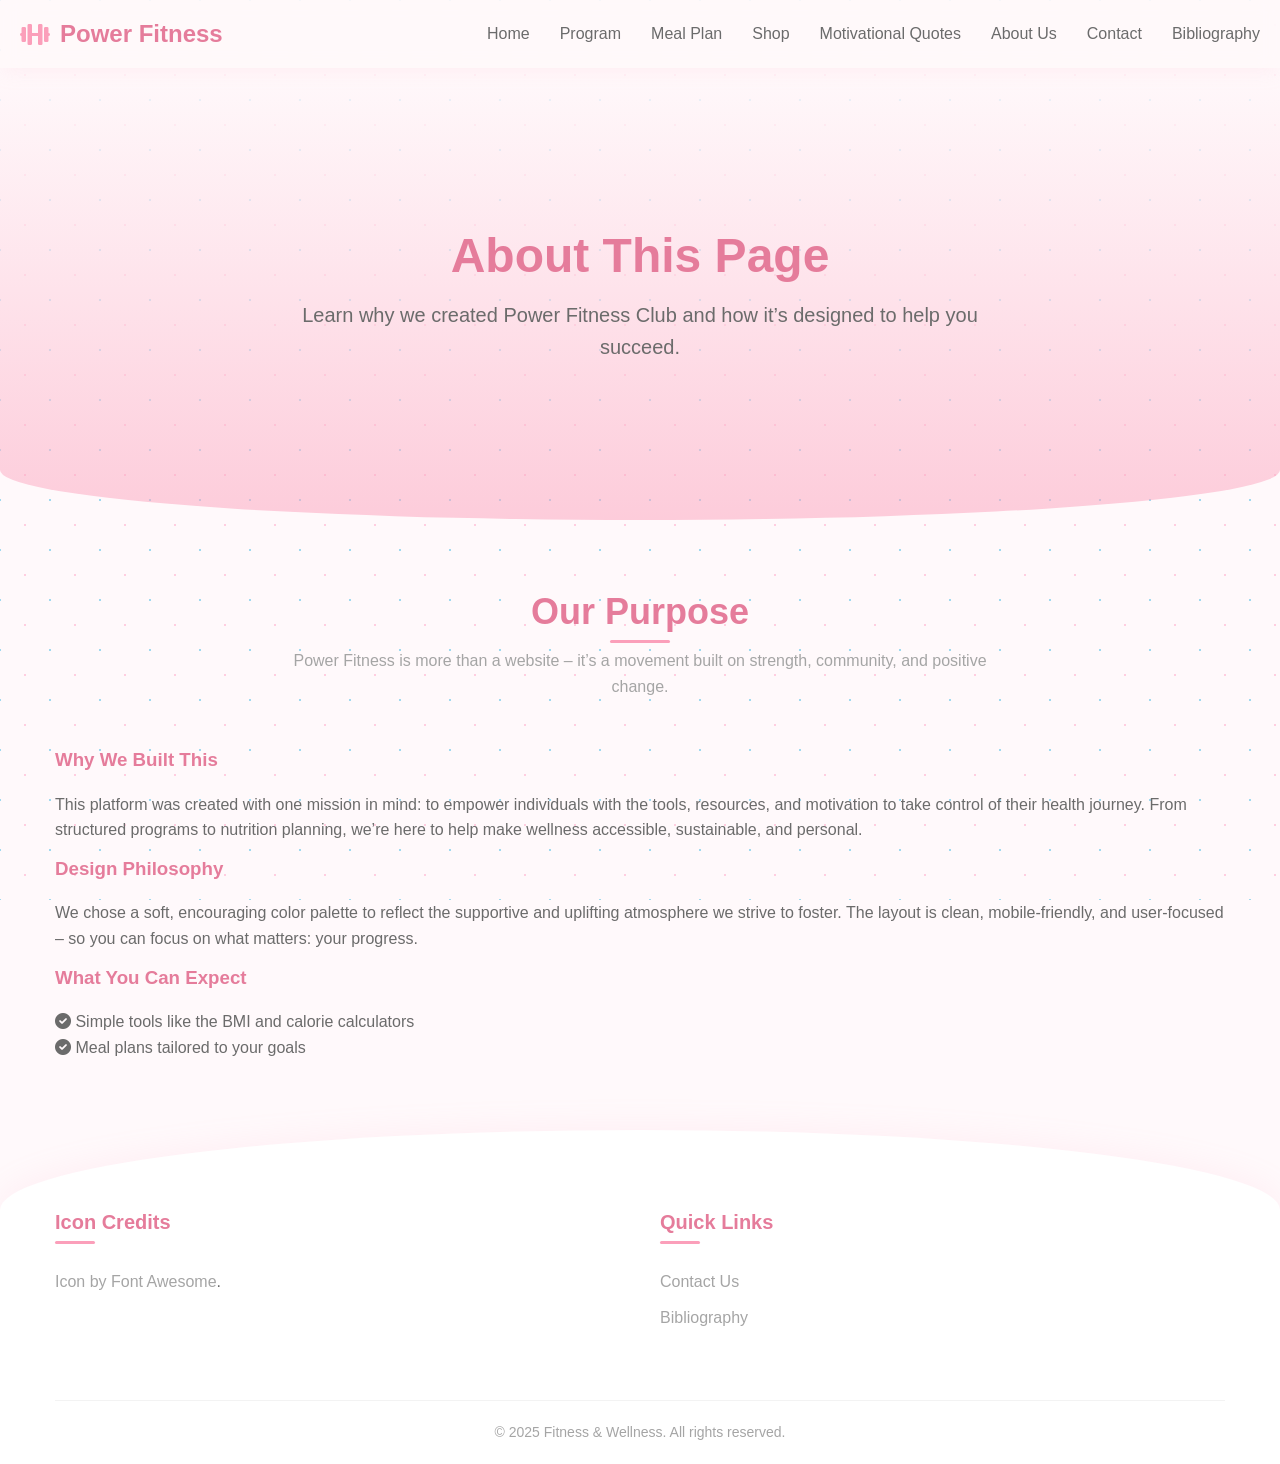
<file: aboutPage.html>
<!DOCTYPE html>
<html lang="en">
<head>
  <meta charset="UTF-8" />
  <meta name="viewport" content="width=device-width, initial-scale=1.0"/>
  <title>About This Site - Power Fitness</title>
  <link rel="stylesheet" href="styles.css" />
  <link rel="stylesheet" href="https://cdnjs.cloudflare.com/ajax/libs/font-awesome/6.0.0/css/all.min.css">
</head>
<body>
  <div id="page">
    <!-- Header -->
    <header id="masthead">
      <nav>
        <div class="nav-menu">
          <div class="logo">
            <i class="fas fa-dumbbell"></i>
            <a href="index.html" class="logo">Power Fitness</a>
          </div>
          <input type="checkbox" id="menu-toggle" class="menu-toggle">
          <label for="menu-toggle" class="menu-icon">
              <span class="bar"></span>
              <span class="bar"></span>
              <span class="bar"></span>
          </label>
          <nav>
            <ul>
              <li><a href="index.html">Home</a></li>
              <li><a href="program.html">Program</a></li>
              <li><a href="mealPlan.html">Meal Plan</a></li>
              <li><a href="shooping.html">Shop</a></li>
              <li><a href="motivation.html">Motivational Quotes</a></li>
              <li><a href="aboutUs.html">About Us</a></li>
              <li><a href="Contact.html">Contact</a></li>
              <li><a href="bibliography.html">Bibliography</a></li>
            </ul>
          </nav>              
        </div>
      </nav>
    </header>

  <!-- Page Banner -->
  <section class="page-banner">
    <div>
      <h1>About This Page</h1>
      <p>Learn why we created Power Fitness Club and how it’s designed to help you succeed.</p>
    </div>
  </section>

  <!-- About Page Content -->
  <section class="section-padding about-page">
    <div class="container">
      <div class="section-header">
        <h2>Our Purpose</h2>
        <p>Power Fitness is more than a website – it’s a movement built on strength, community, and positive change.</p>
      </div>

      <div class="about-page-content">
        <div class="about-block fade-in">
          <h3>Why We Built This</h3>
          <p>
            This platform was created with one mission in mind: to empower individuals with the tools, resources, and motivation to take control of their health journey. From structured programs to nutrition planning, we’re here to help make wellness accessible, sustainable, and personal.
          </p>
        </div>

        <div class="about-block fade-in">
          <h3>Design Philosophy</h3>
          <p>
            We chose a soft, encouraging color palette to reflect the supportive and uplifting atmosphere we strive to foster. The layout is clean, mobile-friendly, and user-focused – so you can focus on what matters: your progress.
          </p>
        </div>

        <div class="about-block fade-in">
          <h3>What You Can Expect</h3>
          <ul>
            <li><i class="fas fa-check-circle"></i> Simple tools like the BMI and calorie calculators</li>
            <li><i class="fas fa-check-circle"></i> Meal plans tailored to your goals</li>
          </ul>
        </div>
      </div>
    </div>
  </section>

  <!-- Footer -->
  <footer>
    <div class="container">
      <div class="footer-container">          
        <div class="footer-col footer-links">
          <h3>Icon Credits</h3>
          <ul>
            <li><a href="https://fontawesome.com" target="_blank" rel="noopener">Icon by Font Awesome</a>.</li>
          </ul>
        </div>
        <div class="footer-col footer-links">
          <h3>Quick Links</h3>
          <ul>
            <li><a href="contact.html">Contact Us</a></li>
            <li><a href="bibliography.html">Bibliography</a></li>
          </ul>
        </div>
      </div>
      
      <div class="footer-bottom">
        <p>&copy; 2025 Fitness & Wellness. All rights reserved.</p>
      </div>
    </div>
  </footer>

  <script src="script.js"></script>
</body>
</html>
</file>
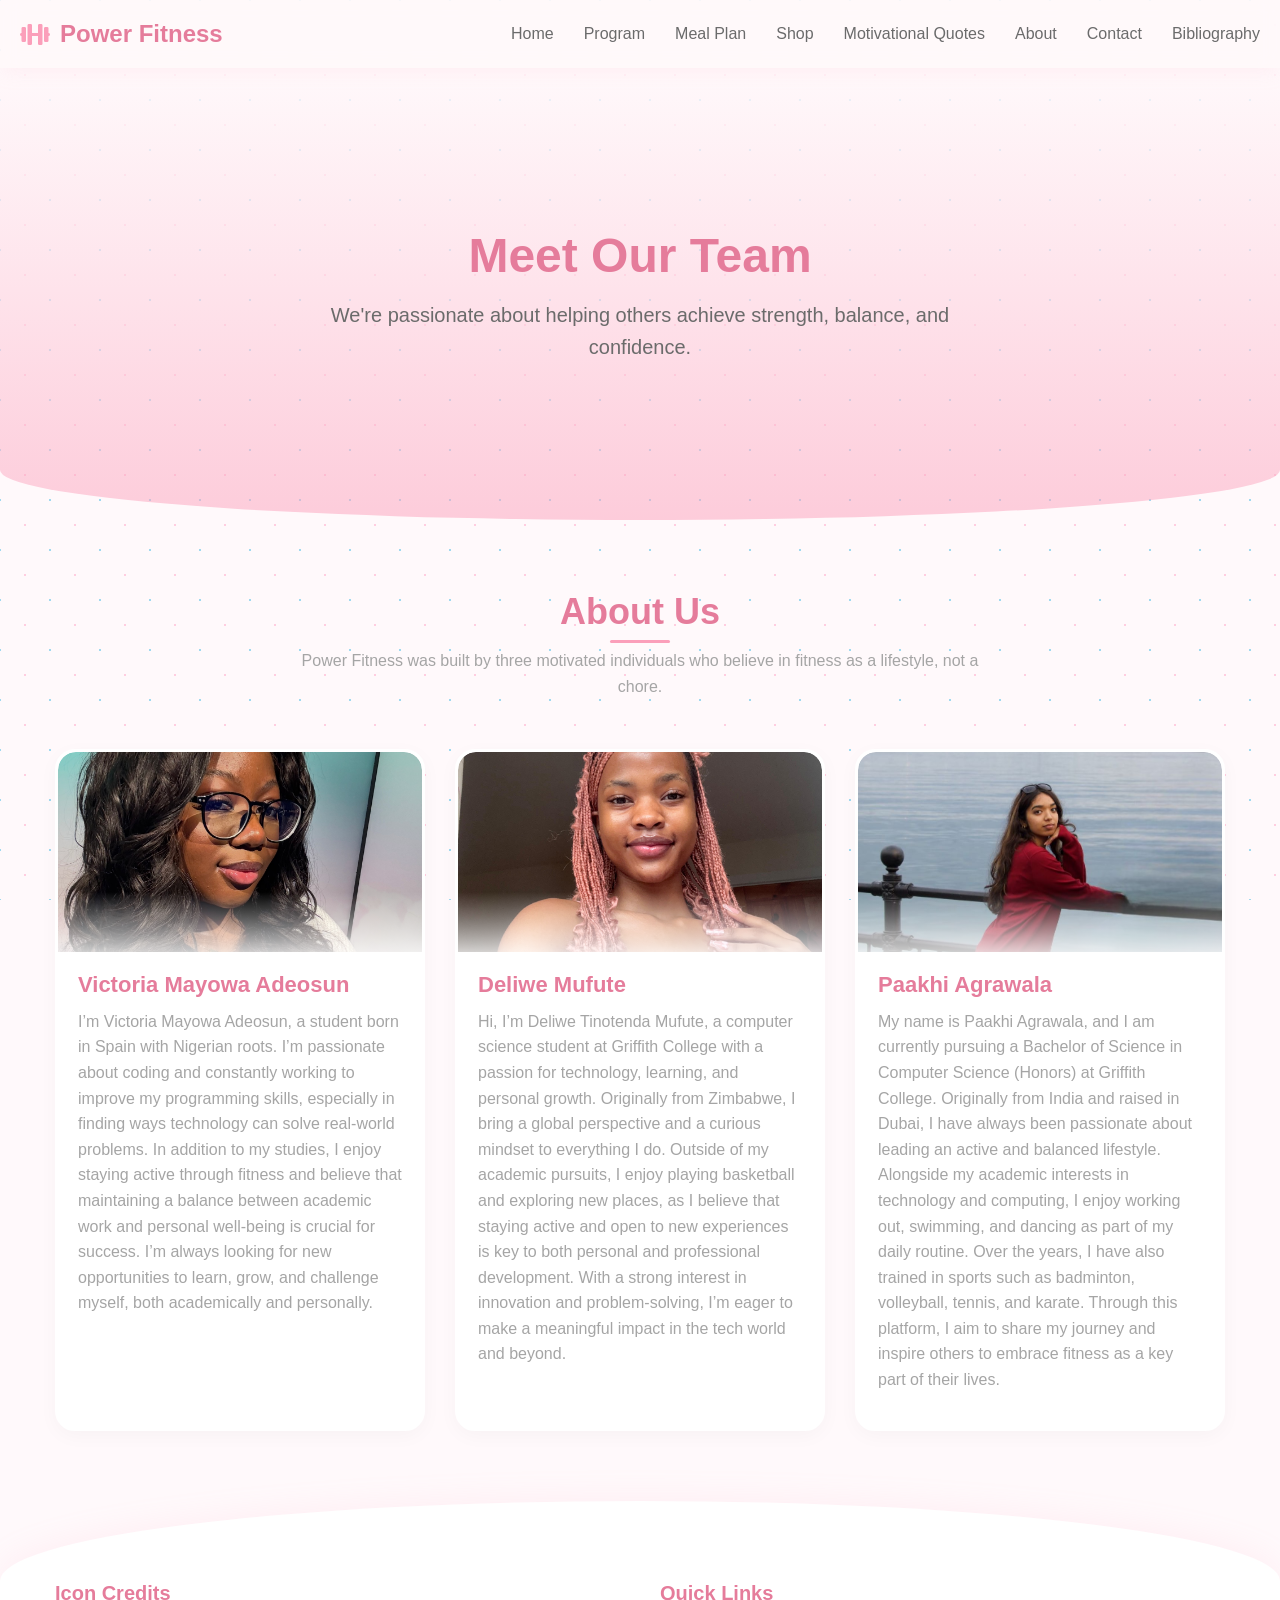
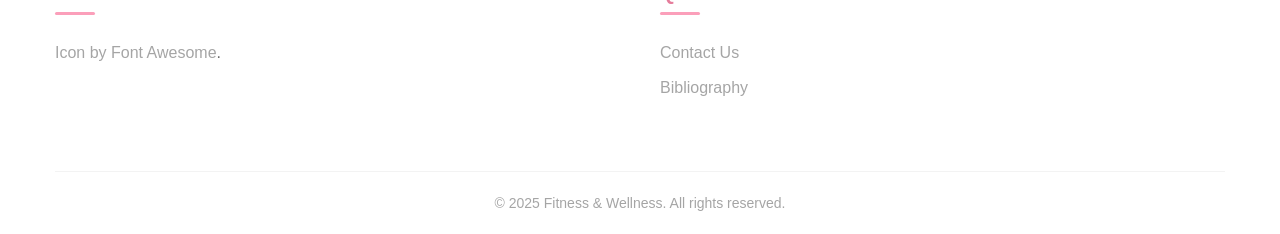
<file: aboutUs.html>
<!DOCTYPE html>
<html lang="en">
<head>
  <meta charset="UTF-8" />
  <meta name="viewport" content="width=device-width, initial-scale=1.0"/>
  <title>About Us - Power Fitness</title>
  <link rel="stylesheet" href="styles.css" />
  <link rel="stylesheet" href="https://cdnjs.cloudflare.com/ajax/libs/font-awesome/6.0.0/css/all.min.css">
</head>
<body>
  <div id="page">
    <!-- Header -->
    <header id="masthead">
      <nav>
        <div class="nav-menu">
          <div class="logo">
            <i class="fas fa-dumbbell"></i>
            <a href="index.html" class="logo">Power Fitness</a>
          </div>
          <input type="checkbox" id="menu-toggle" class="menu-toggle">
          <label for="menu-toggle" class="menu-icon">
              <span class="bar"></span>
              <span class="bar"></span>
              <span class="bar"></span>
          </label>
          <nav>
            <ul>
              <li><a href="index.html">Home</a></li>
              <li><a href="program.html">Program</a></li>
              <li><a href="mealPlan.html">Meal Plan</a></li>
              <li><a href="shooping.html">Shop</a></li>
              <li><a href="motivation.html">Motivational Quotes</a></li>
              <li><a href="aboutPage.html">About</a></li>
              <li><a href="Contact.html">Contact</a></li>
              <li><a href="bibliography.html">Bibliography</a></li>
            </ul>
          </nav>              
        </div>
      </nav>
    </header>

  <!-- Page Banner -->
  <section class="page-banner">
    <div>
      <h1>Meet Our Team</h1>
      <p>We're passionate about helping others achieve strength, balance, and confidence.</p>
    </div>
  </section>

  <!-- About Section -->
  <section class="section-padding">
    <div class="container">
      <div class="section-header">
        <h2>About Us</h2>
        <p>Power Fitness was built by three motivated individuals who believe in fitness as a lifestyle, not a chore.</p>
      </div>
      <div class="card-container">
        <!-- Person 1 -->
        <div class="card fade-in-up">
            <div class="card-img">
              <img src="images/vicky.png" alt="Team Member 1">
            </div>
            <div class="card-content">
              <h3>Victoria Mayowa Adeosun</h3>
              <p> I’m Victoria Mayowa Adeosun, a student born in Spain with Nigerian roots. I’m passionate about coding and constantly working to improve my programming skills, especially in finding ways technology can solve real-world problems. In addition to my studies, I enjoy staying active through fitness and believe that maintaining a balance between academic work and personal well-being is crucial for success. I’m always looking for new opportunities to learn, grow, and challenge myself, both academically and personally.
            </p>
            </div>
          </div>

        <!-- Person 2 -->
        <div class="card fade-in-up">
          <div class="card-img">
            <img src="images/deliwe.png" alt="Team Member 2">
          </div>
          <div class="card-content">
            <h3>Deliwe Mufute</h3>
            <p>Hi, I’m Deliwe Tinotenda Mufute, a computer science student at Griffith College with a passion for technology, learning, and personal growth. Originally from Zimbabwe, I bring a global perspective and a curious mindset to everything I do. Outside of my academic pursuits, I enjoy playing basketball and exploring new places, as I believe that staying active and open to new experiences is key to both personal and professional development. With a strong interest in innovation and problem-solving, I’m eager to make a meaningful impact in the tech world and beyond.</p>
          </div>
        </div>

        <!-- Person 3 -->
        <div class="card fade-in-up">
          <div class="card-img">
            <img src="images/paakhi.jpeg" alt="Team Member 3">
          </div>
          <div class="card-content">
            <h3>Paakhi Agrawala</h3>
            <p>My name is Paakhi Agrawala, and I am currently pursuing a Bachelor of Science in Computer Science (Honors) at Griffith College. Originally from India and raised in Dubai, I have always been passionate about leading an active and balanced lifestyle. Alongside my academic interests in technology and computing, I enjoy working out, swimming, and dancing as part of my daily routine. Over the years, I have also trained in sports such as badminton, volleyball, tennis, and karate. Through this platform, I aim to share my journey and inspire others to embrace fitness as a key part of their lives.</p>
          </div>
        </div>
      </div>
    </div>
  </section>

  <!-- Footer -->
  <footer>
    <div class="container">
      <div class="footer-container">          
        <div class="footer-col footer-links">
          <h3>Icon Credits</h3>
          <ul>
            <li><a href="https://fontawesome.com" target="_blank" rel="noopener">Icon by Font Awesome</a>.</li>
          </ul>
        </div>
        <div class="footer-col footer-links">
          <h3>Quick Links</h3>
          <ul>
            <li><a href="contact.html">Contact Us</a></li>
            <li><a href="bibliography.html">Bibliography</a></li>
          </ul>
        </div>
      </div>
      
      <div class="footer-bottom">
        <p>&copy; 2025 Fitness & Wellness. All rights reserved.</p>
      </div>
    </div>
  </footer>

  <script src="script.js"></script>
</body>
</html>
</file>
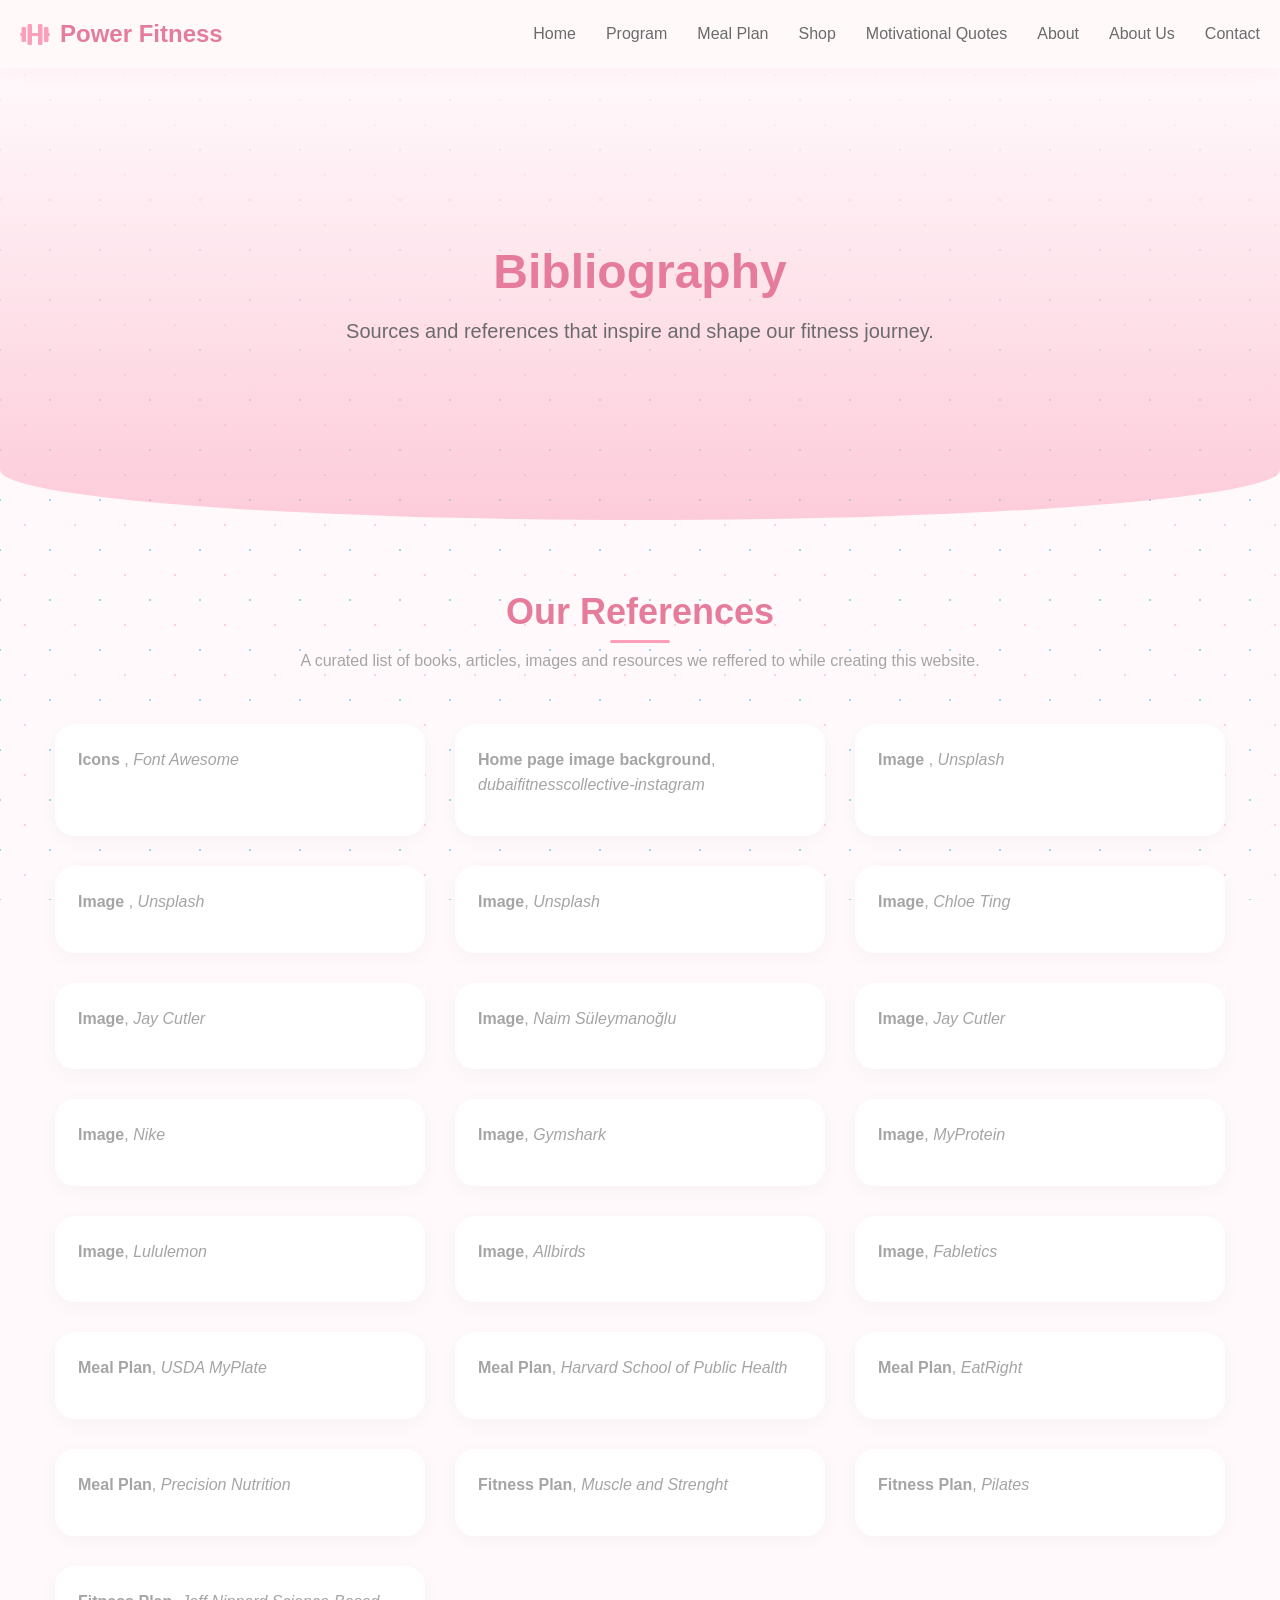
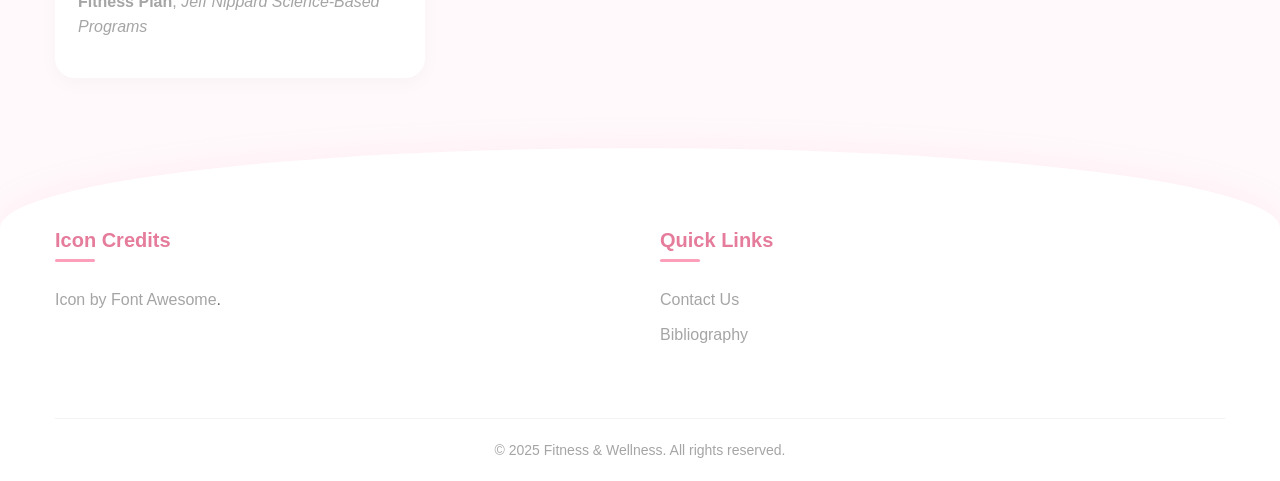
<file: bibliography.html>
<!DOCTYPE html>
<html lang="en">
<head>
  <meta charset="UTF-8">
  <meta name="viewport" content="width=device-width, initial-scale=1.0">
  <title>Bibliography - Power Fitness Club</title>
  <link rel="stylesheet" href="styles.css">
  <link rel="stylesheet" href="https://cdnjs.cloudflare.com/ajax/libs/font-awesome/6.0.0/css/all.min.css">
</head>
<body>
  <div id="page">
    <!-- Header -->
    <header id="masthead">
      <nav>
        <div class="nav-menu">
          <div class="logo">
            <i class="fas fa-dumbbell"></i>
            <a href="index.html" class="logo">Power Fitness</a>
          </div>
          <input type="checkbox" id="menu-toggle" class="menu-toggle">
          <label for="menu-toggle" class="menu-icon">
              <span class="bar"></span>
              <span class="bar"></span>
              <span class="bar"></span>
          </label>
          <nav>
            <ul>
              <li><a href="index.html">Home</a></li>
              <li><a href="program.html">Program</a></li>
              <li><a href="mealPlan.html">Meal Plan</a></li>
              <li><a href="shooping.html">Shop</a></li>
              <li><a href="motivation.html">Motivational Quotes</a></li>
              <li><a href="aboutPage.html">About</a></li>
              <li><a href="aboutUs.html">About Us</a></li>
              <li><a href="Contact.html">Contact</a></li>
            </ul>
          </nav>              
        </div>
      </nav>
    </header>

  <!-- Page Banner -->
  <section class="page-banner">
    <div>
      <h1>Bibliography</h1>
      <p>Sources and references that inspire and shape our fitness journey.</p>
    </div>
  </section>

  <!-- Bibliography Section -->
  <section class="section-padding">
    <div class="container">
      <div class="section-header">
        <h2>Our References</h2>
        <p>A curated list of books, articles, images and resources we reffered to while creating this website.</p>
      </div>
      <div class="card-container">
        <div class="card fade-in-up">
          <div class="card-content">
            <p><a href="https://fontawesome.com" target="_blank"><strong>Icons </strong>, <em>Font Awesome</em></a></p>
          </div>
        </div>
        <div class="card fade-in-up">
          <div class="card-content">
            <p><a href="https://www.instagram.com/p/Cw0WU5kRAUS/" target="_blank"><strong>Home page image background</strong>, <em>dubaifitnesscollective-instagram</em></a></p>
          </div>
        </div>
        <div class="card fade-in-up">
          <div class="card-content">
            <p><a href="https://www.instagram.com/p/Cw0WU5kRAUS/?utm_source=ig_web_copy_link" target="_blank"><strong>Image </strong>, <em>Unsplash</em></a></p>
          </div>
        </div>
        <div class="card fade-in-up">
          <div class="card-content">
            <p><a href="https://unsplash.com/photos/gym-equipment-inside-room-20jX9b35r_M" target="_blank"><strong>Image </strong>, <em>Unsplash</em></a></p>
          </div>
        </div>
        <div class="card fade-in-up">
          <div class="card-content">
            <p><a href="https://unsplash.com/photos/group-of-women-doing-yoga-gJtDg6WfMlQ" target="_blank"><strong>Image</strong>, <em>Unsplash</em></a></p>
          </div>
        </div>
        <div class="card fade-in-up">
          <div class="card-content">
            <p><a href="https://images.app.goo.gl/yc9tXgFBETKWXKpCA" target="_blank"><strong>Image</strong>, <em>Chloe Ting</em></a></p>
          </div>
        </div>
        <div class="card fade-in-up">
          <div class="card-content">
            <p><a href="https://images.app.goo.gl/zMjgpbLSmnaU6Uyn8" target="_blank"><strong>Image</strong>, <em>Jay Cutler</em></a></p>
          </div>
        </div>
        <div class="card fade-in-up">
          <div class="card-content">
            <p><a href="https://images.app.goo.gl/5P8hPPwstiNr9ouj9" target="_blank"><strong>Image</strong>, <em>Naim Süleymanoğlu</em></a></p>
          </div>
        </div>

        <div class="card fade-in-up">
          <div class="card-content">
            <p><a href="https://images.app.goo.gl/zMjgpbLSmnaU6Uyn8" target="_blank"><strong>Image</strong>, <em>Jay Cutler</em></a></p>
          </div>
        </div>

        <div class="card fade-in-up">
          <div class="card-content">
            <p><a href="https://images.app.goo.gl/UvCCZ32Q89v1qMeU9" target="_blank"><strong>Image</strong>, <em>Nike</em></a></p>
          </div>
        </div>

        <div class="card fade-in-up">
          <div class="card-content">
            <p><a href="https://images.app.goo.gl/R1xCgy9SEJfLmUC39" target="_blank"><strong>Image</strong>, <em>Gymshark</em></a></p>
          </div>
        </div>

        <div class="card fade-in-up">
          <div class="card-content">
            <p><a href="https://images.app.goo.gl/ua1iJNtc9gHPJtkq9" target="_blank"><strong>Image</strong>, <em>MyProtein</em></a></p>
          </div>
        </div>

        <div class="card fade-in-up">
          <div class="card-content">
            <p><a href="https://images.app.goo.gl/BVdV5aMuXLtjzaSC6" target="_blank"><strong>Image</strong>, <em>Lululemon</em></a></p>
          </div>
        </div>

        <div class="card fade-in-up">
          <div class="card-content">
            <p><a href="https://images.app.goo.gl/KJGh3poJdfSCep9s7" target="_blank"><strong>Image</strong>, <em>Allbirds</em></a></p>
          </div>
        </div>

        <div class="card fade-in-up">
          <div class="card-content">
            <p><a href="https://images.app.goo.gl/cmuAnchuRGR3BM1N7" target="_blank"><strong>Image</strong>, <em>Fabletics</em></a></p>
          </div>
        </div>

        <div class="card fade-in-up">
          <div class="card-content">
            <p><a href="https://www.myplate.gov/" target="_blank"><strong>Meal Plan</strong>, <em>USDA MyPlate</em></a></p>
          </div>
        </div>

        <div class="card fade-in-up">
          <div class="card-content">
            <p><a href="https://www.hsph.harvard.edu/nutritionsource/healthy-eating-plate/" target="_blank"><strong>Meal Plan</strong>, <em>Harvard School of Public Health</em></a></p>
          </div>
        </div>

        <div class="card fade-in-up">
          <div class="card-content">
            <p><a href="https://www.eatright.org/food/planning-and-prep" target="_blank"><strong>Meal Plan</strong>, <em>EatRight</em></a></p>
          </div>
        </div>

        <div class="card fade-in-up">
          <div class="card-content">
            <p><a href="https://www.precisionnutrition.com/" target="_blank"><strong>Meal Plan</strong>, <em>Precision Nutrition</em></a></p>
          </div>
        </div>

        <div class="card fade-in-up">
          <div class="card-content">
            <p><a href="https://www.muscleandstrength.com/workout-routines" target="_blank"><strong>Fitness Plan</strong>, <em>Muscle and Strenght</em></a></p>
          </div>
        </div>

        <div class="card fade-in-up">
          <div class="card-content">
            <p><a href="https://www.blogilates.com/workout-calendar/" target="_blank"><strong>Fitness Plan</strong>, <em>Pilates</em></a></p>
          </div>
        </div>

        <div class="card fade-in-up">
          <div class="card-content">
            <p><a href="https://www.jeffnippard.com/programs" target="_blank"><strong>Fitness Plan</strong>, <em>Jeff Nippard Science-Based Programs</em></a></p>
          </div>
        </div>


      </div>
    </div>
  </section>

  <!-- Footer -->
  <footer>
    <div class="container">
      <div class="footer-container">          
        <div class="footer-col footer-links">
          <h3>Icon Credits</h3>
          <ul>
            <li><a href="https://fontawesome.com" target="_blank" rel="noopener">Icon by Font Awesome</a>.</li>
          </ul>
        </div>
        <div class="footer-col footer-links">
          <h3>Quick Links</h3>
          <ul>
            <li><a href="contact.html">Contact Us</a></li>
            <li><a href="bibliography.html">Bibliography</a></li>
          </ul>
        </div>
    </div>
     
    <div class="footer-bottom">
      <p>&copy; 2025 Fitness & Wellness. All rights reserved.</p>
    </div>
  </div>
</footer>

  <script src="script.js"></script>
</body>
</html>
</file>
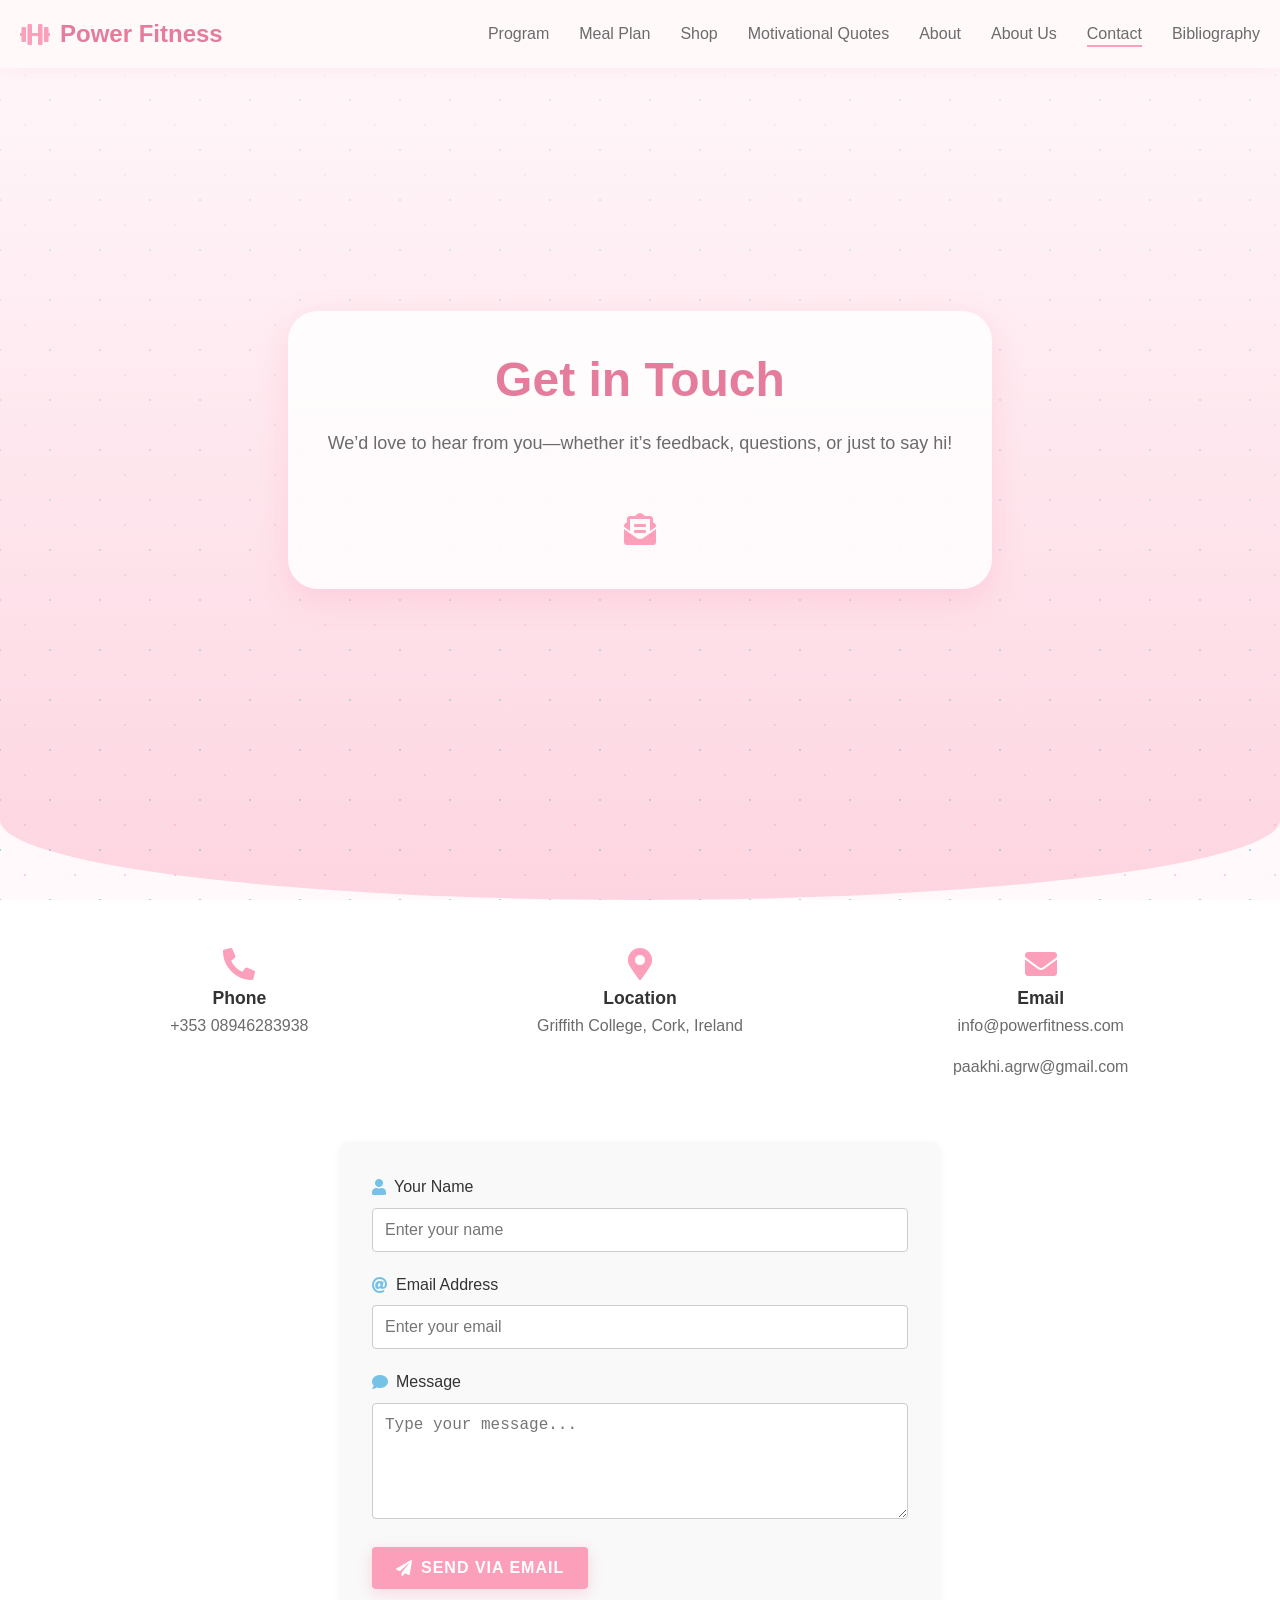
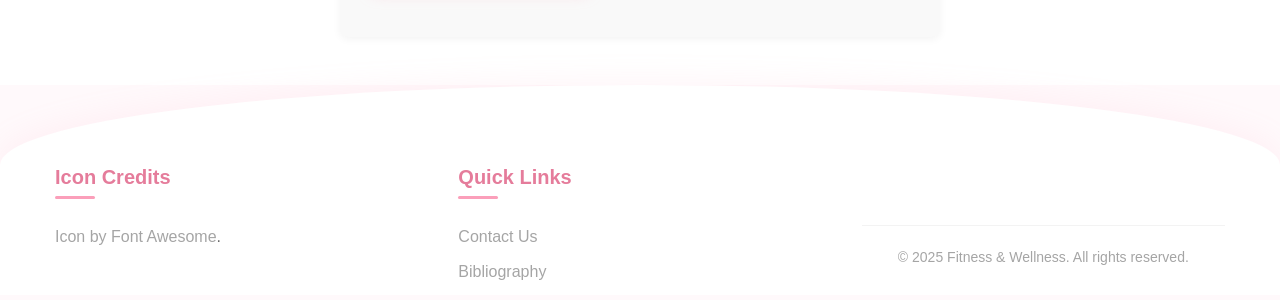
<file: contact.html>
<!DOCTYPE html>
<html lang="en">
<head>
  <meta charset="UTF-8">
  <title>Power Fitness Club - Contact Us</title>
  <link rel="stylesheet" href="https://cdnjs.cloudflare.com/ajax/libs/font-awesome/5.15.4/css/all.min.css"> <!-- font awesome -->
  <link rel="stylesheet" href="styles.css">
</head>
<body>
  <div id="page">
    <!-- Header -->
    <header id="masthead">
      <nav>
        <div class="nav-menu">
          <div class="logo">
            <i class="fas fa-dumbbell"></i>
            <a href="index.html" class="logo">Power Fitness</a>
          </div>
          <input type="checkbox" id="menu-toggle" class="menu-toggle">
          <label for="menu-toggle" class="menu-icon">
            <span class="bar"></span>
            <span class="bar"></span>
            <span class="bar"></span>
          </label>
          <nav>
            <ul>
              <li><a href="program.html">Program</a></li>
              <li><a href="mealPlan.html">Meal Plan</a></li>
              <li><a href="shop.html">Shop</a></li>
              <li><a href="motivation.html">Motivational Quotes</a></li>
              <li><a href="aboutPage.html">About</a></li>
              <li><a href="aboutUs.html">About Us</a></li>
              <li><a href="contact.html" class="active">Contact</a></li>
              <li><a href="bibliography.html">Bibliography</a></li>
            </ul>
          </nav>
        </div>
      </nav>
    </header>

    <div id="allcontent">
      <main>
        <!-- Hero Section -->
        <section class="hero contact-hero">
          <div class="hero-content">
            <h1>Get in Touch</h1>
            <p>We’d love to hear from you—whether it’s feedback, questions, or just to say hi!</p>
            <i class="fas fa-envelope-open-text fa-2x" style="margin-top: 1rem; color: var(--primary);"></i>
          </div>
        </section>

        <!-- Contact Details & Form -->
        <section class="section-padding contact-section">
          <div class="container">
            <div class="contact-widgets">
              <div class="widget">
                <i class="fas fa-phone-alt"></i>
                <h3>Phone</h3>
                <p>+353 08946283938</p>
              </div>
              <div class="widget">
                <i class="fas fa-map-marker-alt"></i>
                <h3>Location</h3>
                <p>Griffith College, Cork, Ireland</p>
              </div>
             
              <div class="widget">
                <i class="fas fa-envelope"></i>
                <h3>Email</h3>
                <p>info@powerfitness.com</p>
                <p>paakhi.agrw@gmail.com</p>
              </div>
            </div>

            <form id="contactForm" class="contact-form">
              <div class="form-group">
                <label for="name"><i class="fas fa-user"></i> Your Name</label>
                <input type="text" id="name" placeholder="Enter your name" required>
              </div>
              <div class="form-group">
                <label for="email"><i class="fas fa-at"></i> Email Address</label>
                <input type="email" id="email" placeholder="Enter your email" required>
              </div>
              <div class="form-group">
                <label for="message"><i class="fas fa-comment"></i> Message</label>
                <textarea id="message" rows="5" placeholder="Type your message..." required></textarea>
              </div>
              <button type="button" class="btn" onclick="openMailClient()">
                <i class="fas fa-paper-plane"></i> Send via Email
              </button>
              <div id="status" class="form-status"></div>
            </form>
          </div>
        </section>
    </main>

      <!-- Footer -->
    <footer>
        <div class="container">
            <div class="footer-container">          
                <div class="footer-col footer-links">
                <h3>Icon Credits</h3>
                <ul>
                    <li><a href="https://fontawesome.com" target="_blank" rel="noopener">Icon by Font Awesome</a>.</li>
                </ul>
                </div>
                <div class="footer-col footer-links">
                <h3>Quick Links</h3>
                <ul>
                    <li><a href="contact.html">Contact Us</a></li>
                    <li><a href="bibliography.html">Bibliography</a></li>
                </ul>
                </div>
                    
                <div class="footer-bottom">
                    <p>&copy; 2025 Fitness & Wellness. All rights reserved.</p>
                </div>
            </div>
        </div>
    </footer>
    </div>
  </div>

  <script src="script.js"></script>
</body>
</html>
</file>
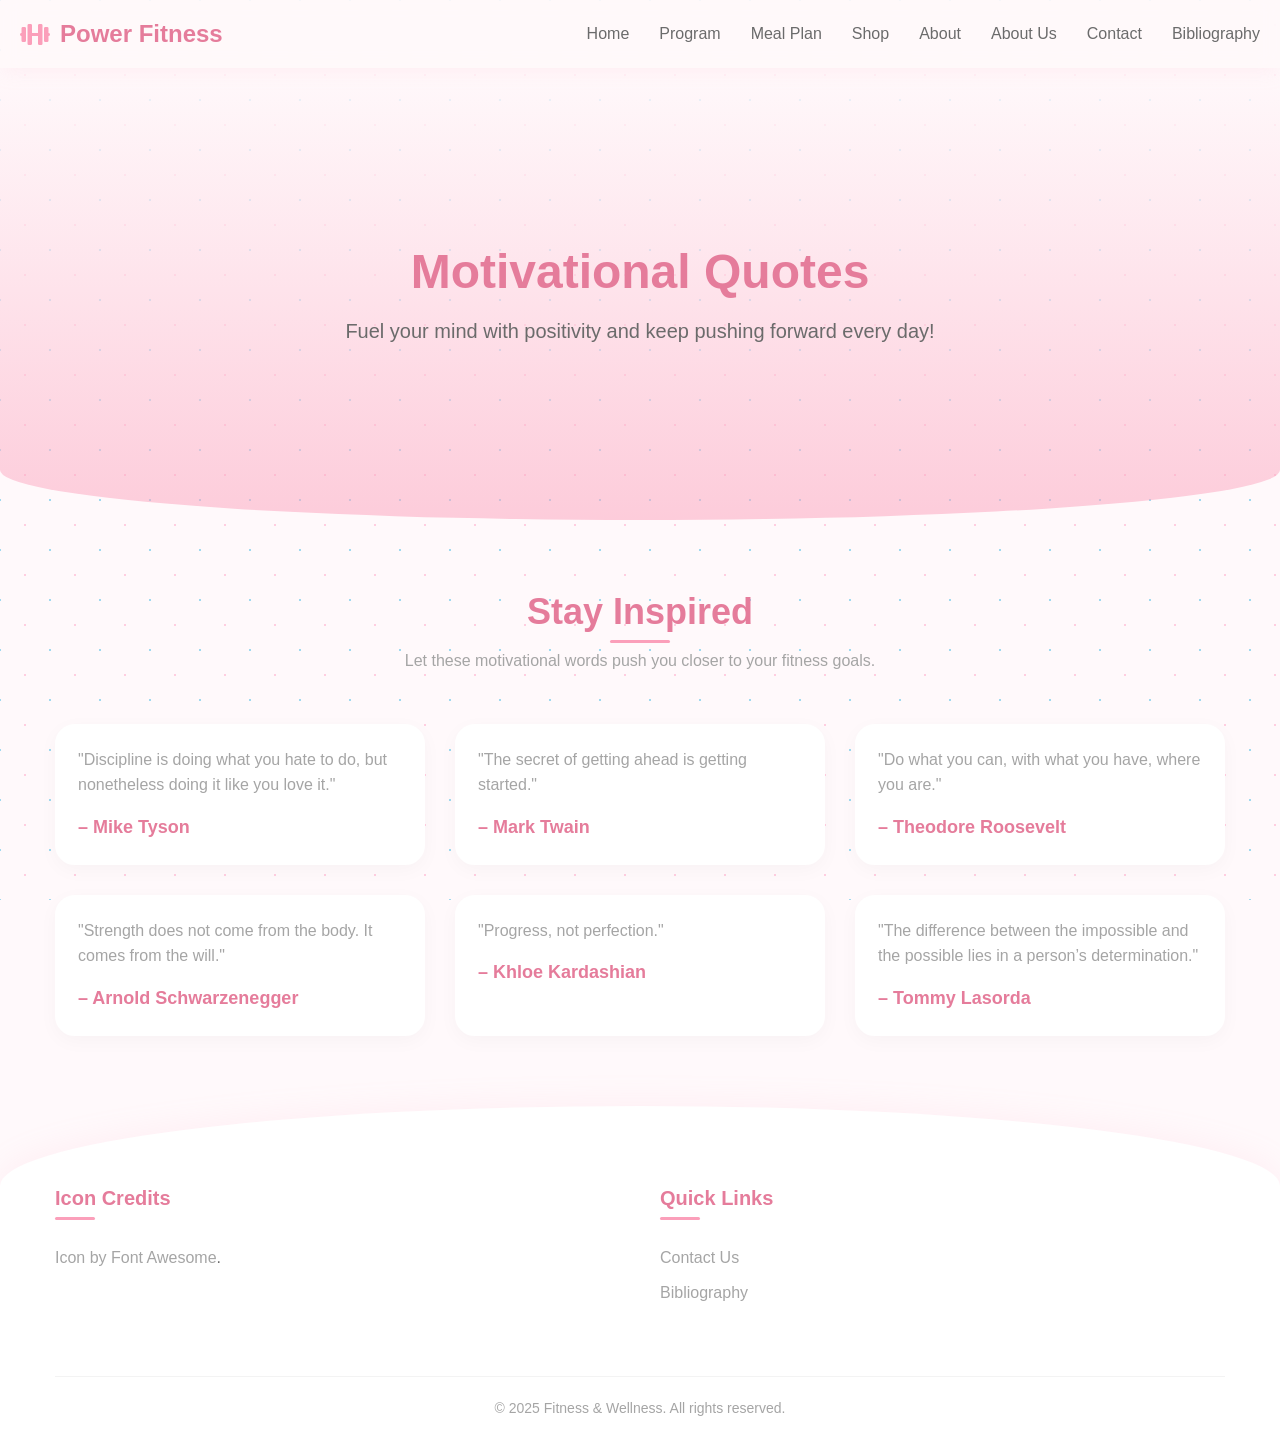
<file: motivation.html>
<!DOCTYPE html>
<html lang="en">
<head>
  <meta charset="UTF-8">
  <meta name="viewport" content="width=device-width, initial-scale=1.0">
  <title>Motivational Quotes - Power Fitness Club</title>
  <link rel="stylesheet" href="styles.css">
  <link rel="stylesheet" href="https://cdnjs.cloudflare.com/ajax/libs/font-awesome/6.0.0/css/all.min.css">
</head>
<body>
  <div id="page">
    <!-- Header -->
    <header id="masthead">
      <nav>
        <div class="nav-menu">
          <div class="logo">
            <i class="fas fa-dumbbell"></i>
            <a href="index.html" class="logo">Power Fitness</a>
          </div>
          <input type="checkbox" id="menu-toggle" class="menu-toggle">
          <label for="menu-toggle" class="menu-icon">
              <span class="bar"></span>
              <span class="bar"></span>
              <span class="bar"></span>
          </label>
          <nav>
            <ul>
              <li><a href="index.html">Home</a></li>
              <li><a href="program.html">Program</a></li>
              <li><a href="mealPlan.html">Meal Plan</a></li>
              <li><a href="shooping.html">Shop</a></li>
              <li><a href="aboutPage.html">About</a></li>
              <li><a href="aboutUs.html">About Us</a></li>
              <li><a href="Contact.html">Contact</a></li>
              <li><a href="bibliography.html">Bibliography</a></li>
            </ul>
          </nav>              
        </div>
      </nav>
    </header>

  <!-- Page Banner -->
  <section class="page-banner">
    <div>
      <h1>Motivational Quotes</h1>
      <p>Fuel your mind with positivity and keep pushing forward every day!</p>
    </div>
  </section>

  <!-- Quotes Section -->
  <section class="section-padding">
    <div class="container">
      <div class="section-header">
        <h2>Stay Inspired</h2>
        <p>Let these motivational words push you closer to your fitness goals.</p>
      </div>
      <div class="card-container">
        <div class="card fade-in-up">
          <div class="card-content">
            <p>"Discipline is doing what you hate to do, but nonetheless doing it like you love it."</p>
            <div class="testimonial-author">– Mike Tyson</div>
          </div>
        </div>
        <div class="card fade-in-up">
          <div class="card-content">
            <p>"The secret of getting ahead is getting started."</p>
            <div class="testimonial-author">– Mark Twain</div>
          </div>
        </div>
        <div class="card fade-in-up">
          <div class="card-content">
            <p>"Do what you can, with what you have, where you are."</p>
            <div class="testimonial-author">– Theodore Roosevelt</div>
          </div>
        </div>
        <div class="card fade-in-up">
          <div class="card-content">
            <p>"Strength does not come from the body. It comes from the will."</p>
            <div class="testimonial-author">– Arnold Schwarzenegger</div>
          </div>
        </div>
        <div class="card fade-in-up">
          <div class="card-content">
            <p>"Progress, not perfection."</p>
            <div class="testimonial-author">– Khloe Kardashian</div>
          </div>
        </div>
        <div class="card fade-in-up">
          <div class="card-content">
            <p>"The difference between the impossible and the possible lies in a person’s determination."</p>
            <div class="testimonial-author">– Tommy Lasorda</div>
          </div>
        </div>
      </div>
      
  </section>

 <!-- Footer -->
 <footer>
  <div class="container">
    <div class="footer-container">          
      <div class="footer-col footer-links">
        <h3>Icon Credits</h3>
        <ul>
          <li><a href="https://fontawesome.com" target="_blank" rel="noopener">Icon by Font Awesome</a>.</li>
        </ul>
      </div>
      <div class="footer-col footer-links">
        <h3>Quick Links</h3>
        <ul>
          <li><a href="contact.html">Contact Us</a></li>
          <li><a href="bibliography.html">Bibliography</a></li>
        </ul>
      </div>
  </div>
   
  <div class="footer-bottom">
    <p>&copy; 2025 Fitness & Wellness. All rights reserved.</p>
  </div>
</div>
</footer>

  <script src="script.js"></script>
</body>
</html>
</file>
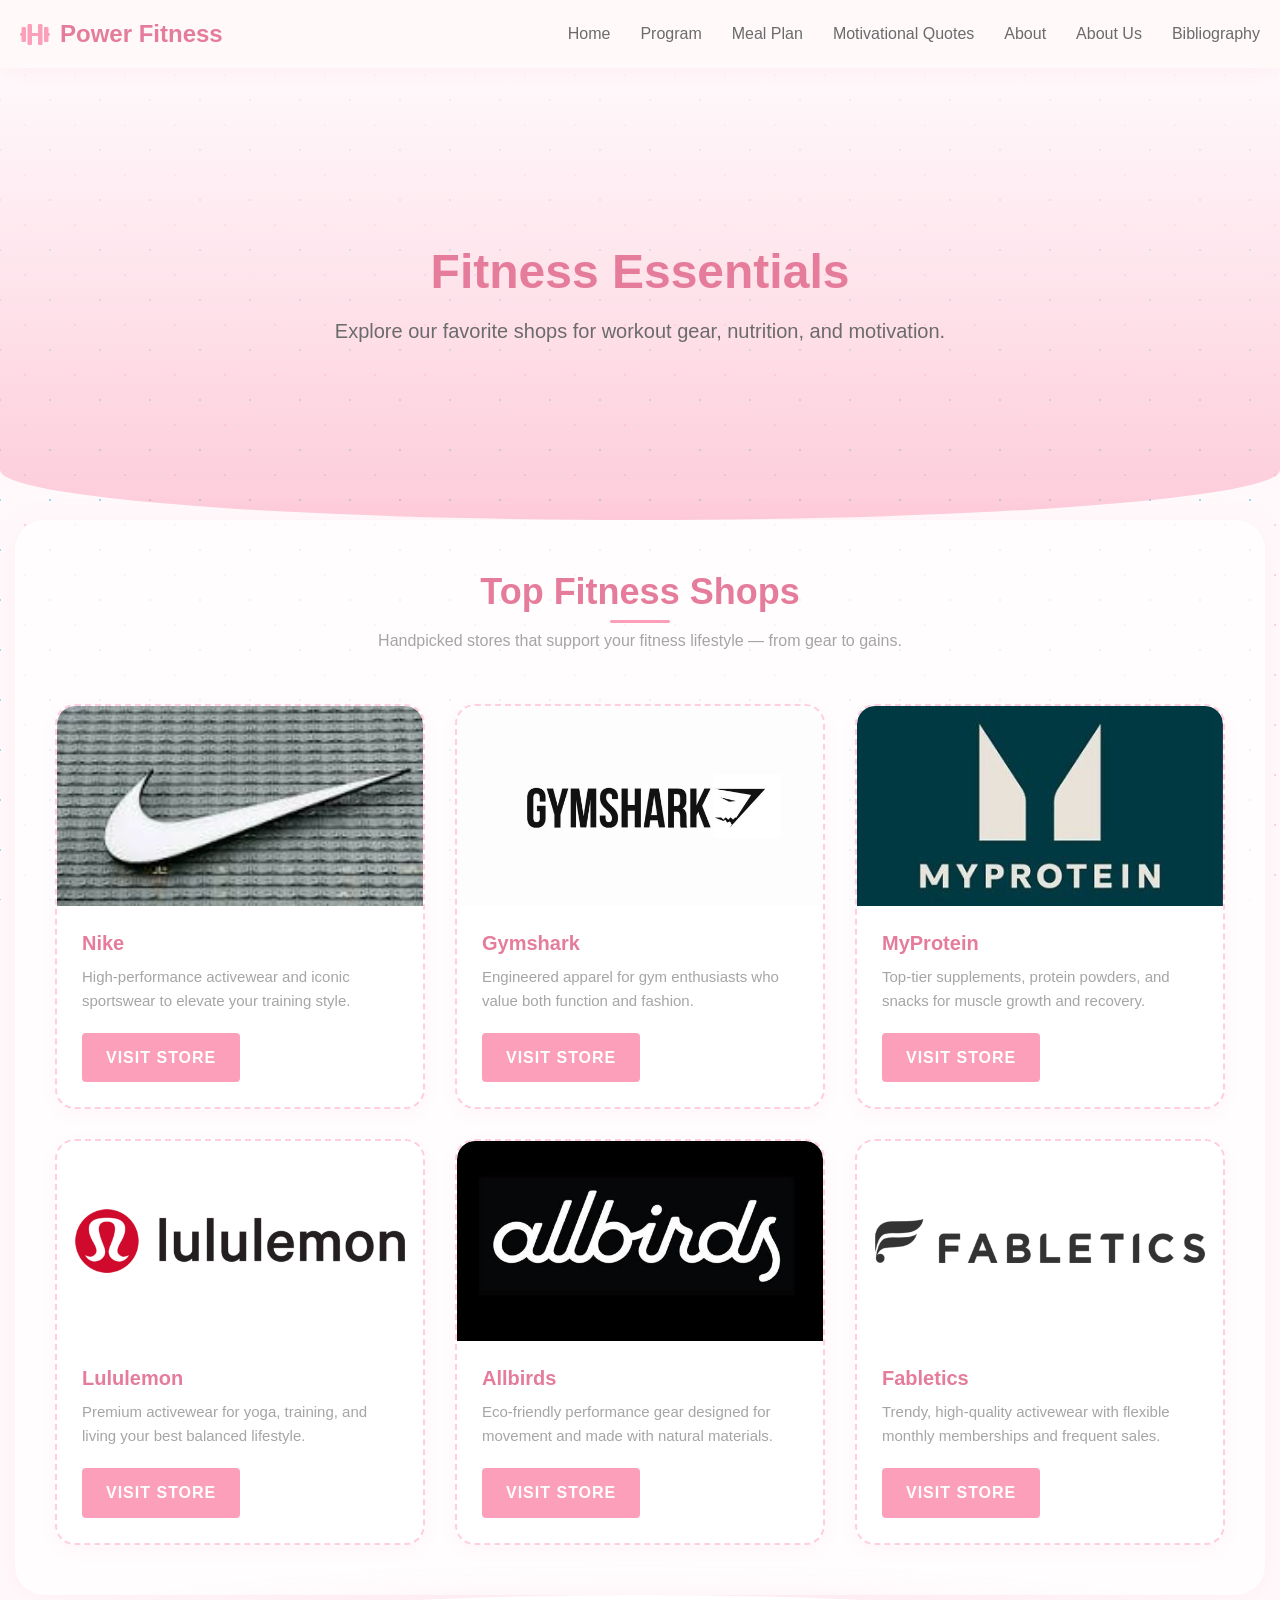
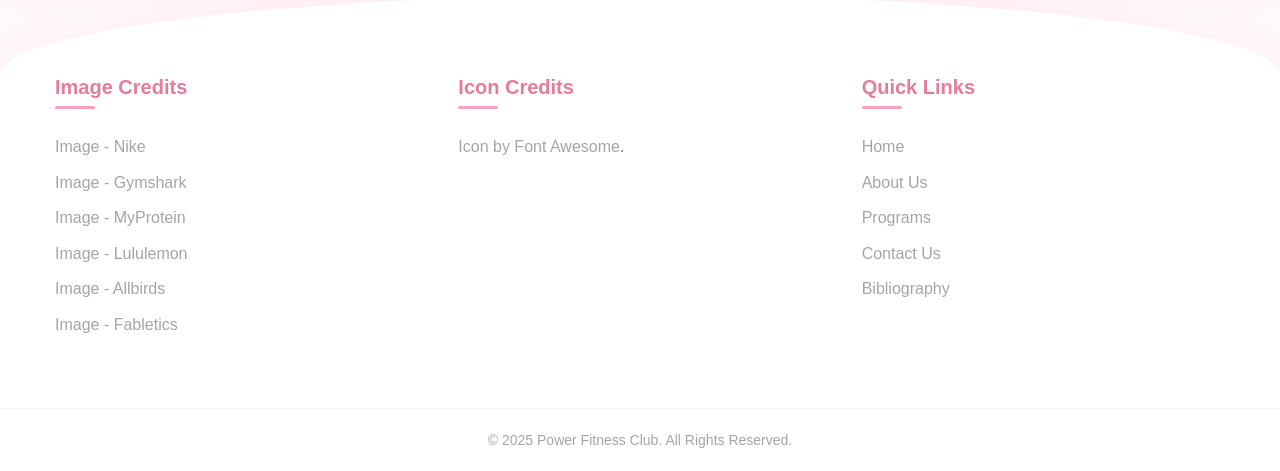
<file: shooping.html>
<!DOCTYPE html>
<html lang="en">
<head>
  <meta charset="UTF-8" />
  <meta name="viewport" content="width=device-width, initial-scale=1.0"/>
  <title>Shop - Power Fitness</title>
  <link rel="stylesheet" href="styles.css" />
  <link rel="stylesheet" href="https://cdnjs.cloudflare.com/ajax/libs/font-awesome/6.0.0/css/all.min.css">
</head>
<body>

  <div id="page">
    <!-- Header -->
    <header id="masthead">
      <nav>
        <div class="nav-menu">
          <div class="logo">
            <i class="fas fa-dumbbell"></i>
            <a href="index.html" class="logo">Power Fitness</a>
          </div>
          <input type="checkbox" id="menu-toggle" class="menu-toggle">
          <label for="menu-toggle" class="menu-icon">
              <span class="bar"></span>
              <span class="bar"></span>
              <span class="bar"></span>
          </label>
          <nav>
            <ul>
              <li><a href="index.html">Home</a></li>
              <li><a href="program.html">Program</a></li>
              <li><a href="mealPlan.html">Meal Plan</a></li>
              <li><a href="motivation.html">Motivational Quotes</a></li>
              <li><a href="aboutPage.html">About</a></li>
              <li><a href="aboutUs.html">About Us</a></li>
              <li><a href="bibliography.html">Bibliography</a></li>
            </ul>
          </nav>              
        </div>
      </nav>
    </header>

  <!-- Page Banner -->
  <section class="page-banner">
    <div>
      <h1>Fitness Essentials</h1>
      <p>Explore our favorite shops for workout gear, nutrition, and motivation.</p>
    </div>
  </section>

  <!-- Shop List Section -->
  <section class="section-padding shop-section">
    <div class="container">
      <div class="section-header">
        <h2>Top Fitness Shops</h2>
        <p>Handpicked stores that support your fitness lifestyle — from gear to gains.</p>
      </div>

      <div class="shop-grid">
        <!-- Shop 1 -->
        <div class="shop-card fade-in-up">
          <img src="images/nike.jpeg" alt="Nike">
          <div class="shop-info">
            <h3>Nike</h3>
            <p>High-performance activewear and iconic sportswear to elevate your training style.</p>
            <a href="https://www.nike.com" target="_blank" class="btn btn-outline">Visit Store</a>
          </div>
        </div>

        <!-- Shop 2 -->
        <div class="shop-card fade-in-up">
          <img src="images/gymshark.jpg" alt="Gymshark">
          <div class="shop-info">
            <h3>Gymshark</h3>
            <p>Engineered apparel for gym enthusiasts who value both function and fashion.</p>
            <a href="https://www.gymshark.com" target="_blank" class="btn btn-outline">Visit Store</a>
          </div>
        </div>

        <!-- Shop 3 -->
        <div class="shop-card fade-in-up">
          <img src="images/my.jpg" alt="MyProtein">
          <div class="shop-info">
            <h3>MyProtein</h3>
            <p>Top-tier supplements, protein powders, and snacks for muscle growth and recovery.</p>
            <a href="https://www.myprotein.com" target="_blank" class="btn btn-outline">Visit Store</a>
          </div>
        </div>

        <!-- Shop 4 -->
        <div class="shop-card fade-in-up">
          <img src="images/lulu.png" alt="Lululemon">
          <div class="shop-info">
            <h3>Lululemon</h3>
            <p>Premium activewear for yoga, training, and living your best balanced lifestyle.</p>
            <a href="https://www.lululemon.com" target="_blank" class="btn btn-outline">Visit Store</a>
          </div>
        </div>
         <!-- Shop 5 -->
<div class="shop-card fade-in-up">
    <img src="images/allbirds.jpg" alt="Allbirds Activewear">
    <div class="shop-info">
      <h3>Allbirds</h3>
      <p>Eco-friendly performance gear designed for movement and made with natural materials.</p>
      <a href="https://www.allbirds.com/collections/activewear" target="_blank" class="btn btn-outline">Visit Store</a>
    </div>
  </div>
  
  <!-- Shop 6 -->
  <div class="shop-card fade-in-up">
    <img src="images/fabe.png" alt="Fabletics">
    <div class="shop-info">
      <h3>Fabletics</h3>
      <p>Trendy, high-quality activewear with flexible monthly memberships and frequent sales.</p>
      <a href="https://www.fabletics.com" target="_blank" class="btn btn-outline">Visit Store</a>
    </div>
  </div>
  
  </section>

      </div>
    </div>
   
  <!-- Footer -->
  <footer>
    <div class="container">
      <div class="footer-container">              
        <div class="footer-col footer-links">

          <h3>Image Credits</h3>
          <ul>
            <li><a href="https://images.app.goo.gl/UvCCZ32Q89v1qMeU9"> Image - Nike</a></li>
            <li><a href="https://images.app.goo.gl/R1xCgy9SEJfLmUC39"> Image - Gymshark</a></li>
            <li><a href="https://images.app.goo.gl/ua1iJNtc9gHPJtkq9"> Image - MyProtein</a></li>
            <li><a href="https://images.app.goo.gl/BVdV5aMuXLtjzaSC6"> Image - Lululemon</a></li>
            <li><a href="https://images.app.goo.gl/KJGh3poJdfSCep9s7"> Image - Allbirds</a></li>
            <li><a href="https://images.app.goo.gl/cmuAnchuRGR3BM1N7"> Image - Fabletics</a></li>

          </ul>
        </div>
        <div class="footer-col footer-links">
          <h3>Icon Credits</h3>
          <ul>
            <li><a href="https://fontawesome.com" target="_blank" rel="noopener">Icon by Font Awesome</a>.</li>
          </ul>
        </div>
        <div class="footer-col footer-links">
          <h3>Quick Links</h3>
          <ul>
            <li><a href="index.html">Home</a></li>
            <li><a href="about.html">About Us</a></li>
            <li><a href="programs.html">Programs</a></li>
            <li><a href="contact.html">Contact Us</a></li>
            <li><a href="bibliography.html">Bibliography</a></li>
          </ul>
        </div>
        
      </div>
    </div>
    <div class="footer-bottom">
      <div class="container">
        <p>&copy; 2025 Power Fitness Club. All Rights Reserved.</p>
      </div>
    </div>
  </footer>

  <script src="script.js"></script>
</body>
</html>
</file>
<file: styles.css>
:root {
    --primary: #fb9fba; 
    --primary-dark: #e57c9b;
    --primary-light: #ffcee0;
    --secondary: #a0d9ef; 
    --secondary-dark: #75c2e6;
    --tertiary: #b6e2d3; 
    --tertiary-dark: #8fd0bb;
    --accent: #ffd166; 
    --purple: #d9c3e7;
    --dark: #6b6b6b; 
    --light: #fff9fb; 
    --gray: #a5a5a5;
    --light-gray: #f3f3f3;
    --transition: all 0.3s ease;
  }
  
  * {
    margin: 0;
    padding: 0;
    box-sizing: border-box;
  }
  
  html {
    scroll-behavior: smooth;
  }
  
  body {
    font-family: 'Quicksand', 'Poppins', sans-serif;
    line-height: 1.6;
    color: var(--dark);
    background-color: var(--light);
    background-image: 
      radial-gradient(var(--primary-light) 1px, transparent 1px),
      radial-gradient(var(--secondary) 1px, transparent 1px);
    background-size: 50px 50px;
    background-position: 0 0, 25px 25px;
    background-attachment: fixed;
  }
  
  .container {
    width: 100%;
    max-width: 1200px;
    margin: 0 auto;
    padding: 0 15px;
  }
  
  .section-padding {
    padding: 70px 0;
  }
  
  h1, h2, h3, h4, h5 {
    font-weight: 700;
    line-height: 1.2;
    margin-bottom: 20px;
    color: var(--primary-dark);
  }
  
  p {
    margin-bottom: 15px;
  }
  
  img {
    max-width: 100%;
    height: auto;
    display: block;
    border-radius: 20px;
  }
  
  a {
    text-decoration: none;
    color: inherit;
    transition: var(--transition);
  }
  
  ul {
    list-style-type: none;
  }
  
  .text-center {
    text-align: center;
  }
  
  /* ==== BUTTONS ==== */
  .btn {
    display: inline-block;
    padding: 12px 30px;
    border-radius: 30px;
    background-color: var(--primary);
    color: white;
    font-weight: 600;
    text-transform: uppercase;
    letter-spacing: 1px;
    transition: var(--transition);
    border: 2px solid var(--primary);
    cursor: pointer;
    box-shadow: 0 4px 15px rgba(251, 159, 186, 0.4);
  }
  
  .btn:hover {
    background-color: var(--primary-dark);
    border-color: var(--primary-dark);
    transform: translateY(-3px);
    box-shadow: 0 6px 20px rgba(251, 159, 186, 0.6);
  }
  
  .btn-secondary {
    background-color: var(--secondary);
    color: white;
    border-color: var(--secondary);
    box-shadow: 0 4px 15px rgba(160, 217, 239, 0.4);
  }
  
  .btn-secondary:hover {
    background-color: var(--secondary-dark);
    border-color: var(--secondary-dark);
    color: white;
  }
  
  .btn-outline {
    background-color: transparent;
    color: var(--primary);
    border-color: var(--primary);
    box-shadow: none;
  }
  
  .btn-outline:hover {
    background-color: var(--primary);
    color: white;
  }
  
  /* styling the masthead */
  header {
    position: fixed;
    top: 0;
    left: 0;
    width: 100%;
    z-index: 1000;
    padding: 15px 0;
    transition: var(--transition);
    background-color: rgba(255, 249, 251, 0.8);
    backdrop-filter: blur(10px);
    box-shadow: 0 2px 20px rgba(251, 159, 186, 0.15);
  }
  
  header.sticky {
    padding: 10px 0;
  }
  
  .nav-menu {
    display: flex;
    justify-content: space-between;
    align-items: center;
    padding: 0 20px;
  }
  
  .logo {
    display: flex;
    align-items: center;
    font-size: 24px;
    font-weight: 700;
    color: var(--primary-dark);
    transition: var(--transition);
  }
  
  .logo i {
    margin-right: 10px;
    color: var(--primary);
  }
  
  nav ul {
    display: flex;
  }
  
  nav ul li {
    margin-left: 30px;
  }
  
  nav ul li a {
    color: var(--dark);
    font-weight: 500;
    position: relative;
  }
  
  nav ul li a::after {
    content: '';
    position: absolute;
    width: 0;
    height: 2px;
    background-color: var(--primary);
    bottom: -5px;
    left: 0;
    transition: var(--transition);
  }
  
  nav ul li a:hover {
    color: var(--primary-dark);
  }
  
  nav ul li a:hover::after,
  nav ul li a.active::after {
    width: 100%;
  }
  
  .menu-toggle {
    display: none;
    font-size: 24px;
    color: var(--primary-dark);
    cursor: pointer;
  }
  

  /* hero secton */
  .hero {
    height: 100vh;
    min-height: 600px;
    background: linear-gradient(rgba(255, 249, 251, 0.7), rgba(251, 159, 186, 0.4)), 
                url('https://images.unsplash.com/photo-1518310383802-640c2de311b2?ixlib=rb-1.2.1&auto=format&fit=crop&w=1350&q=80');
    background-size: cover;
    background-position: center;
    display: flex;
    align-items: center;
    text-align: center;
    color: var(--dark);
    border-bottom-left-radius: 50% 80px;
    border-bottom-right-radius: 50% 80px;
  }

  .hero-content {
    max-width: 800px;
    margin: 0 auto;
    padding: 0 20px;
    background-color: rgba(255, 255, 255, 0.85);
    border-radius: 30px;
    padding: 40px;
    box-shadow: 0 10px 30px rgba(251, 159, 186, 0.3);
  }
  
  .hero h1 {
    font-size: 48px;
    margin-bottom: 20px;
    color: var(--primary-dark);
    animation: fadeInDown 1s ease;
  }
  
  .hero p {
    font-size: 18px;
    margin-bottom: 40px;
    animation: fadeInUp 1s ease 0.3s forwards;
    opacity: 0;
  }
  
  .hero .btn {
    animation: fadeInUp 1s ease 0.6s forwards;
    opacity: 0;
  }
  
  /* section header */
  .section-header {
    text-align: center;
    margin-bottom: 50px;
  }
  
  .section-header h2 {
    font-size: 36px;
    position: relative;
    display: inline-block;
    margin-bottom: 15px;
    color: var(--primary-dark);
  }
  
  .section-header h2::after {
    content: '';
    position: absolute;
    width: 60px;
    height: 3px;
    background-color: var(--primary);
    bottom: -10px;
    left: 50%;
    transform: translateX(-50%);
    border-radius: 3px;
  }
  
  .section-header p {
    max-width: 700px;
    margin: 0 auto;
    color: var(--gray);
  }
  
  /* feature section */
  .features {
    background-color: rgba(255, 255, 255, 0.7);
    border-radius: 30px;
    box-shadow: 0 5px 30px rgba(251, 159, 186, 0.1);
    margin: 0 15px;
  }
  
  .features-container {
    display: grid;
    grid-template-columns: repeat(auto-fit, minmax(300px, 1fr));
    gap: 30px;
  }
  
  .feature-box {
    text-align: center;
    padding: 40px 30px;
    border-radius: 20px;
    background-color: white;
    box-shadow: 0 5px 20px rgba(0, 0, 0, 0.03);
    transition: var(--transition);
    border: 2px dashed var(--primary-light);
  }
  
  .feature-box:hover {
    transform: translateY(-10px);
    box-shadow: 0 10px 30px rgba(251, 159, 186, 0.2);
    border-style: solid;
  }
  
  .feature-box i {
    font-size: 50px;
    color: var(--primary);
    margin-bottom: 20px;
  }
  
  .feature-box h3 {
    font-size: 22px;
    margin-bottom: 15px;
    color: var(--primary-dark);
  }
  
  .feature-box p {
    color: var(--gray);
  }
  
  /* cards */
  .card-container {
    display: grid;
    grid-template-columns: repeat(auto-fit, minmax(300px, 1fr));
    gap: 30px;
  }
  
  .card {
    border-radius: 20px;
    overflow: hidden;
    background-color: white;
    box-shadow: 0 5px 20px rgba(0, 0, 0, 0.03);
    transition: var(--transition);
    border: 3px solid white;
  }
  
  .card:hover {
    transform: translateY(-10px);
    box-shadow: 0 10px 30px rgba(251, 159, 186, 0.2);
    border-color: var(--primary-light);
  }
  
  .card-img {
    height: 200px;
    overflow: hidden;
    border-radius: 18px 18px 0 0;
    position: relative;
  }
  
  .card-img::after {
    content: '';
    position: absolute;
    bottom: 0;
    left: 0;
    width: 100%;
    height: 30%;
    background: linear-gradient(to top, rgba(255, 255, 255, 0.8), transparent);
  }
  
  .card-img img {
    width: 100%;
    height: 100%;
    object-fit: cover;
    transition: var(--transition);
    border-radius: 18px 18px 0 0;
  }
  
  .card:hover .card-img img {
    transform: scale(1.1);
  }
  
  .card-content {
    padding: 20px;
  }
  
  .card-content h3 {
    font-size: 22px;
    margin-bottom: 10px;
    color: var(--primary-dark);
  }
  
  .card-content p {
    color: var(--gray);
  }
  
  .card-footer {
    padding: 15px 20px;
    display: flex;
    justify-content: space-between;
    align-items: center;
    border-top: 1px solid var(--light-gray);
  }
  
  .price {
    font-weight: 600;
    color: var(--primary);
  }
  
  /* inspirng qoutes section*/
  .testimonials {
    background-color: rgba(255, 255, 255, 0.7);
    border-radius: 30px;
    padding: 60px 0;
    margin: 0 15px;
  }
  
  .testimonial-container {
    position: relative;
    max-width: 700px;
    margin: 0 auto;
  }
  
  .testimonial {
    text-align: center;
    padding: 20px;
    display: none;
  }
  
  .testimonial.active {
    display: block;
    animation: fadeIn 0.8s ease;
  }
  
  .testimonial img {
    width: 100px;
    height: 100px;
    border-radius: 50%;
    margin: 0 auto 20px;
    border: 4px solid var(--primary-light);
    box-shadow: 0 5px 15px rgba(251, 159, 186, 0.3);
  }
  
  .testimonial p {
    font-size: 18px;
    line-height: 1.8;
    font-style: italic;
    margin-bottom: 20px;
    background-color: white;
    padding: 25px;
    border-radius: 20px;
    position: relative;
    box-shadow: 0 5px 15px rgba(0, 0, 0, 0.03);
  }
  
  .testimonial p::before {
    content: '\201C';
    font-size: 60px;
    position: absolute;
    top: -20px;
    left: 10px;
    color: var(--primary-light);
    opacity: 0.5;
  }
  
  .testimonial p::after {
    content: '\201D';
    font-size: 60px;
    position: absolute;
    bottom: -40px;
    right: 10px;
    color: var(--primary-light);
    opacity: 0.5;
  }
  
  .testimonial-author {
    font-weight: 600;
    font-size: 18px;
    color: var(--primary-dark);
  }
  
  .testimonial-role {
    color: var(--gray);
    margin-bottom: 20px;
  }
  
  .testimonial-dots {
    display: flex;
    justify-content: center;
    margin-top: 20px;
  }
  
  .dot {
    width: 12px;
    height: 12px;
    border-radius: 50%;
    background-color: var(--primary-light);
    margin: 0 5px;
    cursor: pointer;
    transition: var(--transition);
  }
  
  .dot.active {
    background-color: var(--primary);
    transform: scale(1.3);
  }
  
  /*bmi calculator */
  .bmi-calculator {
    display: flex;
    flex-wrap: wrap;
    justify-content: space-between;
    align-items: center;
    max-width: 900px;
    margin: 0 auto;
    background-color: white;
    border-radius: 20px;
    box-shadow: 0 5px 20px rgba(251, 159, 186, 0.15);
    overflow: hidden;
    border: 3px solid var(--primary-light);
  }
  
  .bmi-calculator form {
    flex: 1;
    min-width: 300px;
    padding: 40px;
  }
  
  .form-group {
    margin-bottom: 20px;
  }
  
  .form-group label {
    display: block;
    margin-bottom: 8px;
    font-weight: 500;
    color: var(--primary-dark);
  }
  
  .form-control {
    width: 100%;
    padding: 12px 15px;
    border: 2px solid var(--primary-light);
    border-radius: 15px;
    font-size: 16px;
    transition: var(--transition);
    background-color: var(--light);
  }
  
  .form-control:focus {
    border-color: var(--primary);
    outline: none;
    box-shadow: 0 0 0 3px rgba(251, 159, 186, 0.2);
  }
  
  .bmi-result {
    flex: 1;
    min-width: 300px;
    background: linear-gradient(45deg, var(--primary), var(--primary-light));
    color: white;
    padding: 40px;
    text-align: center;
    display: flex;
    flex-direction: column;
    justify-content: center;
  }
  
  .bmi-value {
    font-size: 60px;
    font-weight: 700;
    margin: 20px 0;
    text-shadow: 0 2px 5px rgba(0, 0, 0, 0.1);
  }
  
  .bmi-message {
    font-size: 18px;
    opacity: 0.9;
  }
  
  /* footer styling */
  footer {
    background-color: white;
    color: var(--dark);
    padding-top: 80px;
    border-top-left-radius: 50% 80px;
    border-top-right-radius: 50% 80px;
    box-shadow: 0 -5px 30px rgba(251, 159, 186, 0.1);
  }
  
  .footer-container {
    display: grid;
    grid-template-columns: repeat(auto-fit, minmax(200px, 1fr));
    gap: 40px;
  }
  
  .footer-col h3 {
    font-size: 20px;
    margin-bottom: 25px;
    position: relative;
    padding-bottom: 10px;
    color: var(--primary-dark);
  }
  
  .footer-col h3::after {
    content: '';
    position: absolute;
    width: 40px;
    height: 3px;
    background-color: var(--primary);
    bottom: 0;
    left: 0;
    border-radius: 3px;
  }
  
  .footer-about p {
    margin-bottom: 20px;
    color: var(--gray);
  }

  
  .footer-links ul li {
    margin-bottom: 10px;
  }
  
  .footer-links ul li a {
    color: var(--gray);
    transition: var(--transition);
  }
  
  .footer-links ul li a:hover {
    color: var(--primary);
    padding-left: 5px;
  }
  
  .footer-bottom {
    margin-top: 60px;
    padding: 20px 0;
    text-align: center;
    border-top: 1px solid var(--light-gray);
  }
  
  .footer-bottom p {
    margin-bottom: 0;
    color: var(--gray);
    font-size: 14px;
  }
  
  /* animations */
  @keyframes fadeIn {
    from { opacity: 0; }
    to { opacity: 1; }
  }
  
  @keyframes fadeInDown {
    from { 
      opacity: 0;
      transform: translateY(-30px);
    }
    to { 
      opacity: 1;
      transform: translateY(0);
    }
  }
  
  @keyframes fadeInUp {
    from { 
      opacity: 0;
      transform: translateY(30px);
    }
    to { 
      opacity: 1;
      transform: translateY(0);
    }
  }
  
  @keyframes heartbeat {
    0% { transform: scale(1); }
    50% { transform: scale(1.1); }
    100% { transform: scale(1); }
  }
  
  @keyframes float {
    0% { transform: translateY(0px); }
    50% { transform: translateY(-10px); }
    100% { transform: translateY(0px); }
  }
  
  .fade-in {
    opacity: 0;
    transform: translateY(20px);
    transition: opacity 0.6s ease, transform 0.6s ease;
  }
  
  .fade-in-up {
    opacity: 0;
    transform: translateY(40px);
    transition: opacity 0.6s ease, transform 0.6s ease;
  }
  
  .fade-in.appear, 
  .fade-in-up.appear {
    opacity: 1;
    transform: translateY(0);
  }
  
  /* fun elements */
  .feature-box:nth-child(1) {
    background-color: rgba(251, 159, 186, 0.05);
  }
  
  .feature-box:nth-child(2) {
    background-color: rgba(160, 217, 239, 0.05);
  }
  
  .feature-box:nth-child(3) {
    background-color: rgba(182, 226, 211, 0.05);
  }
  
  .feature-box:hover i {
    animation: heartbeat 1s infinite;
  }
  
  /* call to action section styling */
  .section-padding[style*="background-color: var(--primary-dark)"] {
    background: linear-gradient(45deg, var(--primary), var(--secondary)) !important;
    border-radius: 30px;
    margin: 0 15px;
    box-shadow: 0 10px 30px rgba(251, 159, 186, 0.2);
    position: relative;
    overflow: hidden;
  }
  
  .section-padding[style*="background-color: var(--primary-dark)"]::before {
    content: '';
    position: absolute;
    top: -50%;
    left: -50%;
    width: 200%;
    height: 200%;
    background: radial-gradient(circle, rgba(255,255,255,0.1) 10%, transparent 10.5%), 
                radial-gradient(circle, rgba(255,255,255,0.1) 10%, transparent 10.5%);
    background-size: 20px 20px;
    background-position: 0 0, 10px 10px;
    animation: float 15s linear infinite;
    opacity: 0.5;
  }
  
  /* respondsive design */
  @media (max-width: 992px) {
    .section-padding {
      padding: 60px 0;
    }
    
    .hero h1 {
      font-size: 40px;
    }
    
    .section-header h2 {
      font-size: 32px;
    }
    
    .bmi-calculator {
      flex-direction: column;
    }
    
    .bmi-result {
      width: 100%;
      padding: 30px;
    }
  
    .features, .testimonials, .section-padding[style*="background-color: var(--primary-dark)"] {
      margin: 0;
      border-radius: 20px;
    }
  }


/*responsive*/

@media screen and (max-width: 768px) {
  main {
      padding: 30px 20px;
  }
  
  h1 {
      font-size: 2.5em;
  }
  
  .grid {
      grid-template-columns: 1fr;
      gap: 20px;
  }
  
  .section-header {
      flex-direction: column;
      text-align: left;
  }
  
  .section-description {
      margin-top: 15px;
  }
  
  h2 {
      font-size: 1.8em;
  }
}

  
  @media (max-width: 768px) {
    header {
      padding: 15px 0;
      background-color: white;
    }
    
    .menu-toggle {
      display: block;
    }
    
    nav {
      position: fixed;
      top: 0;
      right: -300px;
      width: 280px;
      height: 100vh;
      background-color: white;
      box-shadow: -5px 0 15px rgba(251, 159, 186, 0.1);
      transition: var(--transition);
      z-index: 1001;
      padding-top: 50px;
    }
    
    nav.active {
      right: 0;
    }
    
    nav ul {
      flex-direction: column;
      padding: 0 20px;
    }
    
    nav ul li {
      margin: 0;
      padding: 12px 0;
      border-bottom: 1px solid var(--light-gray);
    }
    
    nav ul li a {
      color: var(--dark);
    }
    
    .hero {
      border-bottom-left-radius: 30px;
      border-bottom-right-radius: 30px;
    }
    
    .hero h1 {
      font-size: 32px;
    }
    
    .hero p {
      font-size: 16px;
    }
  
    .hero-content {
      padding: 25px;
    }
    
    .section-header h2 {
      font-size: 28px;
    }
    
    .feature-box {
      padding: 30px 20px;
    }
    
    .footer-container {
      grid-template-columns: repeat(auto-fit, minmax(250px, 1fr));
    }
  
    footer {
      border-top-left-radius: 30px;
      border-top-right-radius: 30px;
    }
  }
  
  @media (max-width: 576px) {
    .btn {
      padding: 10px 25px;
      font-size: 14px;
    }
    
    .header-container {
      padding: 0 15px;
    }
    
    .section-padding {
      padding: 50px 0;
    }
    
    .hero h1 {
      font-size: 28px;
    }
    
    .section-header h2 {
      font-size: 24px;
    }
    
    .feature-box i {
      font-size: 40px;
    }
    
    .feature-box h3 {
      font-size: 20px;
    }
    
    .card-content h3 {
      font-size: 20px;
    }
    
    .testimonial p {
      font-size: 16px;
      padding: 20px;
    }
    
    .bmi-calculator form {
      padding: 25px;
    }
    
    .bmi-value {
      font-size: 48px;
    }
    
  }
  .page-banner {
    height: 50vh;
    min-height: 300px;
    background: linear-gradient(rgba(255, 249, 251, 0.8), rgba(251, 159, 186, 0.5)), 
                url('https://images.unsplash.com/photo-1517836357463-d25dfeac3438?ixlib=rb-1.2.1&auto=format&fit=crop&w=1350&q=80');
    background-size: cover;
    background-position: center;
    display: flex;
    align-items: center;
    justify-content: center;
    text-align: center;
    margin-top: 70px;
    border-bottom-left-radius: 50% 50px;
    border-bottom-right-radius: 50% 50px;
  }
  
  .page-banner h1 {
    font-size: 48px;
    margin-bottom: 15px;
    color: var(--primary-dark);
    animation: fadeInDown 1s ease;
  }
  
  .page-banner p {
    font-size: 20px;
    color: var(--dark);
    max-width: 700px;
    margin: 0 auto;
    animation: fadeInUp 1s ease;
  }
  
  /* program Filters */
  .program-filters {
    display: flex;
    justify-content: center;
    flex-wrap: wrap;
    margin-bottom: 40px;
    gap: 10px;
  }
  
  .filter-btn {
    padding: 10px 20px;
    background-color: white;
    border: 2px solid var(--primary-light);
    border-radius: 30px;
    color: var(--dark);
    font-weight: 600;
    cursor: pointer;
    transition: var(--transition);
  }
  
  .filter-btn:hover {
    background-color: var(--primary-light);
    color: var(--primary-dark);
    transform: translateY(-3px);
  }
  
  .filter-btn.active {
    background-color: var(--primary);
    border-color: var(--primary);
    color: white;
    box-shadow: 0 4px 15px rgba(251, 159, 186, 0.4);
  }
  
  /* programs Section */
  .programs-section {
    background-color: rgba(255, 255, 255, 0.7);
    border-radius: 30px;
    margin: 0 15px;
  }
  
  .programs-container {
    display: grid;
    grid-template-columns: repeat(auto-fill, minmax(350px, 1fr));
    gap: 30px;
  }
  
  .program-card {
    background-color: white;
    border-radius: 20px;
    overflow: hidden;
    box-shadow: 0 5px 20px rgba(0, 0, 0, 0.05);
    transition: var(--transition);
    border: 3px solid white;
    display: flex;
    flex-direction: column;
  }
  
  .program-card:hover {
    transform: translateY(-10px);
    box-shadow: 0 15px 30px rgba(251, 159, 186, 0.2);
    border-color: var(--primary-light);
  }
  
  .program-image {
    position: relative;
    height: 200px;
    overflow: hidden;
  }
  
  .program-image img {
    width: 100%;
    height: 100%;
    object-fit: cover;
    transition: var(--transition);
  }
  
  .program-card:hover .program-image img {
    transform: scale(1.1);
  }
  
  .program-badge {
    position: absolute;
    top: 15px;
    right: 15px;
    background-color: var(--primary);
    color: white;
    padding: 5px 15px;
    border-radius: 20px;
    font-size: 14px;
    font-weight: 600;
    box-shadow: 0 3px 10px rgba(251, 159, 186, 0.4);
  }
  
  .program-content {
    padding: 25px;
    flex-grow: 1;
    display: flex;
    flex-direction: column;
  }
  
  .program-content h3 {
    font-size: 22px;
    margin-bottom: 15px;
    color: var(--primary-dark);
  }
  
  .program-details {
    display: flex;
    flex-wrap: wrap;
    gap: 12px;
    margin-bottom: 15px;
    font-size: 14px;
    color: var(--gray);
  }
  
  .program-details span {
    display: flex;
    align-items: center;
  }
  
  .program-details i {
    margin-right: 5px;
    color: var(--primary);
  }
  
  .program-features {
    margin: 20px 0;
  }
  
  .feature {
    margin-bottom: 10px;
    display: flex;
    align-items: center;
  }
  
  .feature i {
    color: var(--primary);
    margin-right: 10px;
  }
  
  .program-footer {
    display: flex;
    justify-content: space-between;
    align-items: center;
    margin-top: auto;
    padding-top: 20px;
    border-top: 1px solid var(--light-gray);
  }
  
  .program-price {
    font-size: 24px;
    font-weight: 700;
    color: var(--primary-dark);
  }
  
  .program-btn {
    padding: 8px 20px;
    font-size: 14px;
  }
  
  /* program Guide Section */
  .program-guide {
    background-color: rgba(255, 255, 255, 0.7);
    border-radius: 30px;
    margin: 40px 15px;
  }
  
  .guide-steps {
    max-width: 900px;
    margin: 0 auto;
  }
  
  .guide-step {
    display: flex;
    margin-bottom: 40px;
    position: relative;
  }
  
  .guide-step:last-child {
    margin-bottom: 0;
  }
  
  .guide-step:not(:last-child)::after {
    content: '';
    position: absolute;
    top: 60px;
    left: 30px;
    height: calc(100% + 40px);
    width: 2px;
    background-color: var(--primary-light);
    z-index: 1;
  }
  
  .step-number {
    width: 60px;
    height: 60px;
    flex-shrink: 0;
    background-color: var(--primary);
    color: white;
    border-radius: 50%;
    display: flex;
    align-items: center;
    justify-content: center;
    font-size: 24px;
    font-weight: 700;
    margin-right: 30px;
    position: relative;
    z-index: 2;
    box-shadow: 0 5px 15px rgba(251, 159, 186, 0.4);
  }
  
  .step-content {
    background-color: white;
    padding: 25px;
    border-radius: 20px;
    flex-grow: 1;
    box-shadow: 0 5px 15px rgba(0, 0, 0, 0.03);
    border: 2px dashed var(--primary-light);
    transition: var(--transition);
  }
  
  .guide-step:hover .step-content {
    transform: translateY
  }

/* calorie calculator */
.calorie-calculator {
  display: flex;
  flex-wrap: wrap;
  gap: 30px;
  background-color: white;
  border-radius: 20px;
  overflow: hidden;
  box-shadow: 0 5px 20px rgba(251, 159, 186, 0.15);
  border: 3px solid var(--primary-light);
  margin: 0 auto;
  max-width: 1100px;
}

.calorie-calculator form {
  flex: 1;
  min-width: 300px;
  padding: 30px;
}

.calculator-inputs {
  display: grid;
  grid-template-columns: repeat(auto-fill, minmax(200px, 1fr));
  gap: 20px;
}

.calorie-result {
  flex: 1;
  min-width: 300px;
  background: linear-gradient(135deg, var(--primary), var(--primary-light));
  color: white;
  padding: 30px;
  text-align: center;
  display: flex;
  flex-direction: column;
  align-items: center;
  justify-content: center;
  gap: 30px;
}

.result-circle {
  width: 180px;
  height: 180px;
  background-color: rgba(255, 255, 255, 0.2);
  border-radius: 50%;
  display: flex;
  flex-direction: column;
  align-items: center;
  justify-content: center;
  box-shadow: 0 5px 15px rgba(0, 0, 0, 0.1);
  animation: pulse 2s infinite ease-in-out;
}

.calorie-value {
  font-size: 36px;
  font-weight: 700;
  margin-bottom: 5px;
}

.calorie-label {
  font-size: 14px;
  opacity: 0.9;
  text-transform: uppercase;
  letter-spacing: 1px;
}

.macro-breakdown {
  width: 100%;
  text-align: center;
}

.macro-breakdown h3 {
  color: white;
  margin-bottom: 20px;
  font-size: 18px;
}

.macro-container {
  display: flex;
  justify-content: space-around;
  gap: 15px;
  flex-wrap: wrap;
}

.macro-item {
  display: flex;
  flex-direction: column;
  align-items: center;
}

.macro-circle {
  width: 70px;
  height: 70px;
  border-radius: 50%;
  display: flex;
  align-items: center;
  justify-content: center;
  margin-bottom: 10px;
  position: relative;
  border: 3px solid white;
  background-color: rgba(255, 255, 255, 0.3);
}

.macro-percent {
  font-weight: 700;
  font-size: 18px;
}

.macro-name {
  font-size: 14px;
  margin-bottom: 5px;
}

.macro-value {
  font-weight: 600;
}

/* diet plans  */
.diet-plans-section {
  background-color: rgba(255, 255, 255, 0.7);
  border-radius: 30px;
  margin: 40px 15px;
  padding: 30px;
}

.diet-filters {
  display: flex;
  justify-content: center;
  flex-wrap: wrap;
  margin-bottom: 40px;
  gap: 10px;
}

.diet-plans-container {
  display: grid;
  grid-template-columns: repeat(auto-fill, minmax(250px, 1fr));
  gap: 20px;
  padding: 0 15px;
}
/* about page styling */

.about-section {
  background-color: rgba(255, 255, 255, 0.7);
  border-radius: 30px;
  padding: 70px 0;
  margin: 0 15px;
  box-shadow: 0 5px 30px rgba(251, 159, 186, 0.1);
}

.about-intro {
  text-align: center;
  max-width: 800px;
  margin: 0 auto 50px;
}

.about-intro h2 {
  font-size: 36px;
  color: var(--primary-dark);
  margin-bottom: 15px;
}

.about-intro p {
  color: var(--gray);
  font-size: 18px;
}

.team-container {
  display: grid;
  grid-template-columns: repeat(auto-fit, minmax(280px, 1fr));
  gap: 30px;
  padding: 0 15px;
}

.team-card {
  background-color: white;
  border-radius: 20px;
  overflow: hidden;
  box-shadow: 0 5px 20px rgba(0, 0, 0, 0.03);
  transition: var(--transition);
  border: 3px solid white;
  text-align: center;
  padding-bottom: 30px;
}

.team-card:hover {
  transform: translateY(-10px);
  border-color: var(--primary-light);
  box-shadow: 0 10px 30px rgba(251, 159, 186, 0.15);
}

.team-card img {
  width: 100%;
  height: 300px;
  object-fit: cover;
  border-radius: 18px 18px 0 0;
}

.team-card h3 {
  font-size: 22px;
  color: var(--primary-dark);
  margin: 20px 0 10px;
}

.team-card p {
  font-size: 15px;
  color: var(--gray);
  padding: 0 20px;
}

/*shop page */
.shop-section {
  background-color: rgba(255, 255, 255, 0.75);
  border-radius: 30px;
  margin: 0 15px;
  padding: 50px 20px;
  box-shadow: 0 5px 30px rgba(251, 159, 186, 0.1);
}

.shop-grid {
  display: grid;
  grid-template-columns: repeat(auto-fit, minmax(280px, 1fr));
  gap: 30px;
}

.shop-card {
  background-color: white;
  border-radius: 20px;
  overflow: hidden;
  box-shadow: 0 5px 15px rgba(251, 159, 186, 0.08);
  border: 2px dashed var(--primary-light);
  transition: var(--transition);
  display: flex;
  flex-direction: column;
}

.shop-card:hover {
  transform: translateY(-8px);
  border-style: solid;
  box-shadow: 0 10px 25px rgba(251, 159, 186, 0.15);
}

.shop-card img {
  width: 100%;
  height: 200px;
  object-fit: cover;
  border-radius: 18px 18px 0 0;
}

.shop-info {
  padding: 25px;
  flex-grow: 1;
  display: flex;
  flex-direction: column;
  justify-content: space-between;
}

.shop-info h3 {
  font-size: 20px;
  color: var(--primary-dark);
  margin-bottom: 10px;
}

.shop-info p {
  font-size: 15px;
  color: var(--gray);
  margin-bottom: 20px;
}

.shop-info .btn {
  align-self: flex-start;
}

/* == Color Variables == */
:root {
  --primary: #fb9fba;
  --primary-dark: #e57c9b;
  --secondary-dark: #75c2e6;
  --text-dark: #333;
  --bg-light: #fff;
}

/* Contact Section Wrapper */
.contact-section {
  background: var(--bg-light);
  padding: 3rem 1rem;
}

/* Grid for Contact Info Widgets */
.contact-widgets {
  display: grid;
  grid-template-columns: repeat(auto-fit, minmax(180px, 1fr));
  gap: 2rem;
  margin-bottom: 3rem;
}

.widget {
  text-align: center;
}

.widget i {
  font-size: 2rem;
  color: var(--primary);
  margin-bottom: 0.5rem;
}

.widget h3 {
  margin-bottom: 0.25rem;
  font-size: 1.1rem;
  color: var(--text-dark);
}

/* Form Container  */
.contact-form {
  max-width: 600px;
  margin: auto;
  background: #f9f9f9;
  padding: 2rem;
  border-radius: 8px;
  box-shadow: 0 2px 8px rgba(0,0,0,0.05);
}

/* Form Groups  */
.form-group {
  margin-bottom: 1.25rem;
}

.form-group label {
  display: flex;
  align-items: center;
  font-weight: 500;
  margin-bottom: 0.5rem;
  color: var(--text-dark);
}

.form-group label i {
  margin-right: 0.5rem;
  color: var(--secondary-dark);
}

/* == Inputs & Textarea == */
.form-group input,
.form-group textarea {
  width: 100%;
  padding: 0.75rem;
  border: 1px solid #ccc;
  border-radius: 4px;
  font-size: 1rem;
  transition: border-color 0.3s;
}

.form-group input:focus,
.form-group textarea:focus {
  outline: none;
  border-color: var(--primary);
  background: #fff;
}

/* Send Button */
.btn {
  display: inline-flex;
  align-items: center;
  gap: 0.5rem;
  background: var(--primary);
  color: #fff;
  border: none;
  padding: 0.75rem 1.5rem;
  border-radius: 4px;
  font-size: 1rem;
  cursor: pointer;
  transition: background 0.3s;
}

.btn:hover {
  background: var(--primary-dark);
}

/*  Status Message */
.form-status {
  margin-top: 1rem;
  font-size: 0.95rem;
  color: var(--primary-dark);
}
</file>
